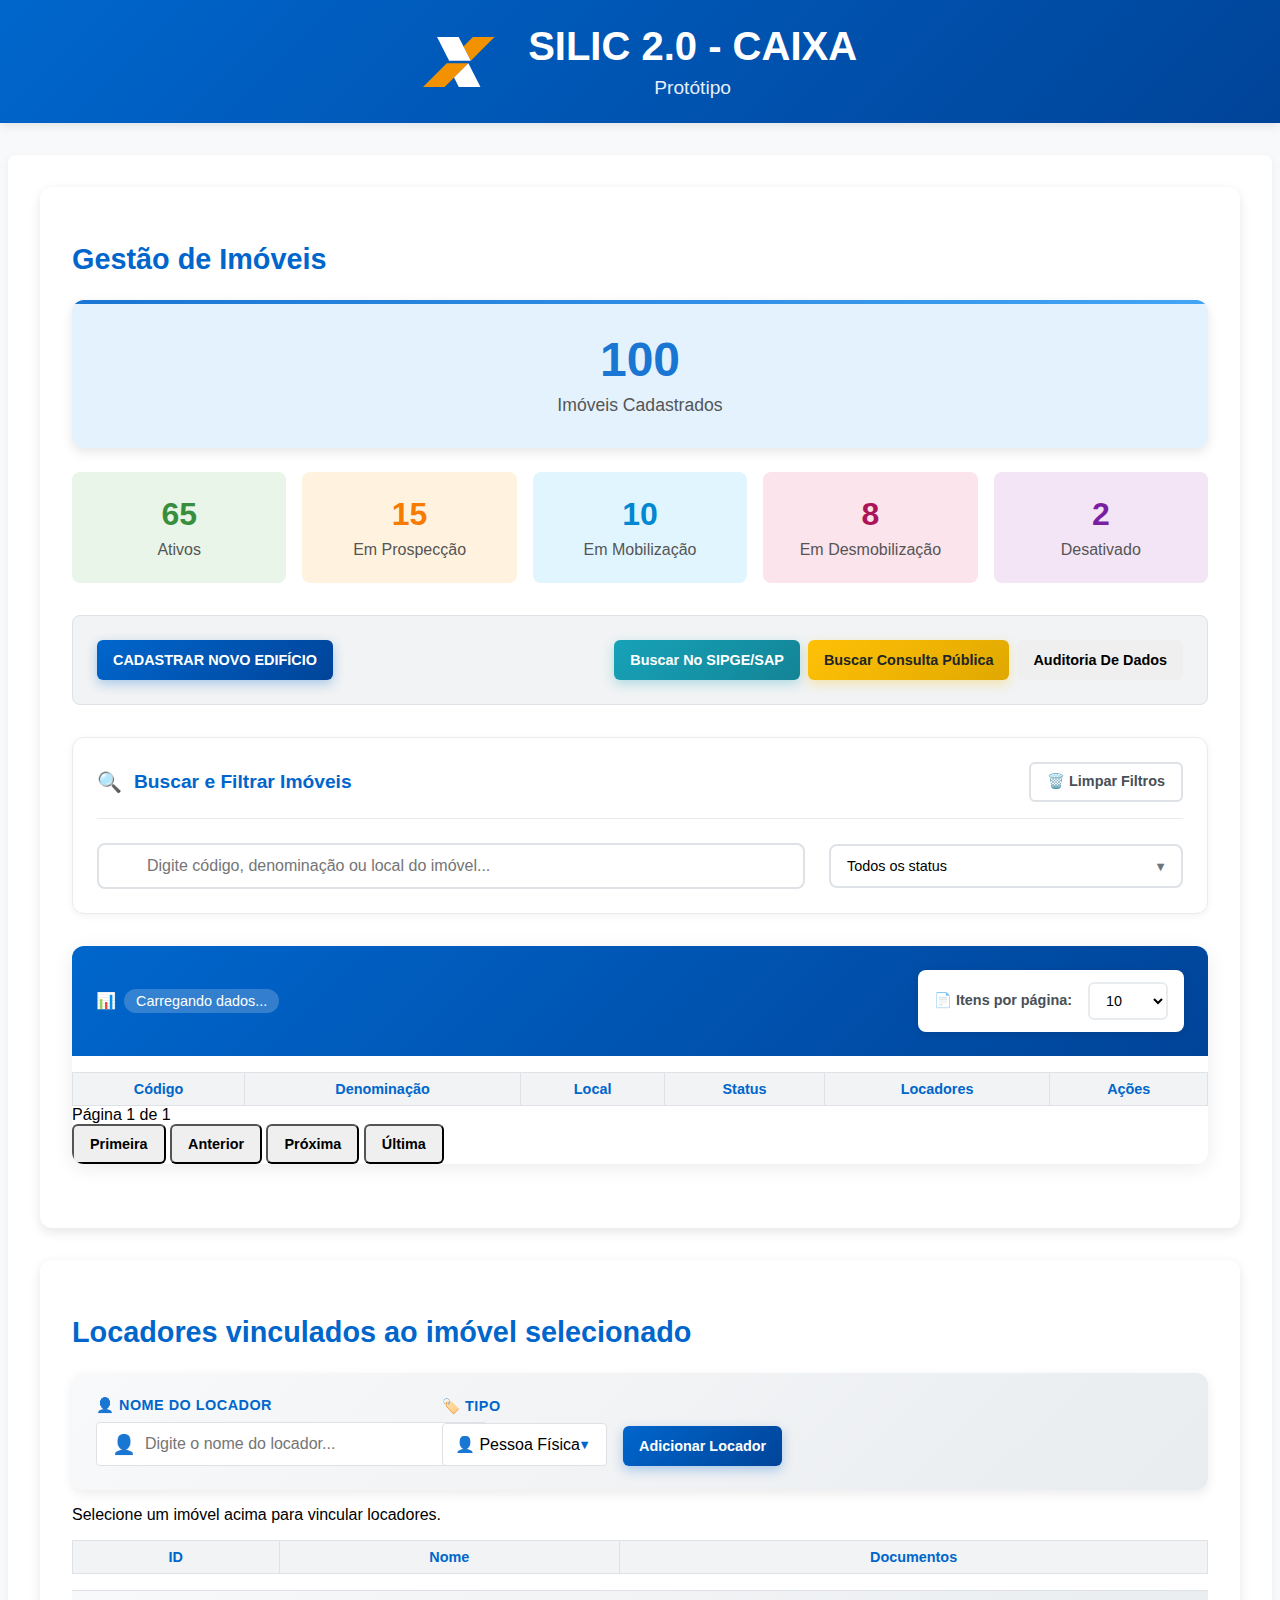
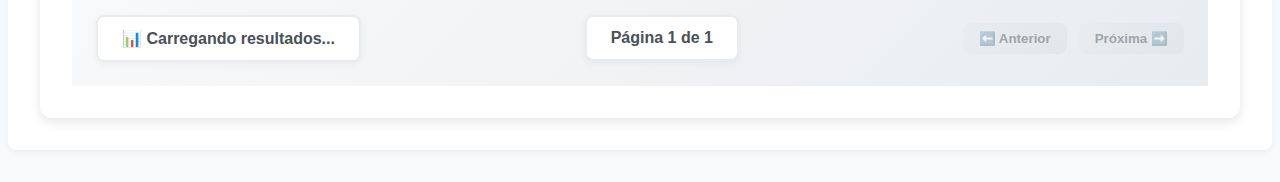
<file: index.html>
<!DOCTYPE html>
<html lang="pt-BR">
<head>
    <meta charset="UTF-8">
    <meta name="viewport" content="width=device-width, initial-scale=1.0">
    <title>SILIC 2.0 - CAIXA</title>
    <link rel="stylesheet" href="style.css">
</head>
<body>
    <header>
        <div class="header-content">
            <div class="logo-section">
                <img src="logo-caixa.svg" alt="CAIXA" class="logo">
            </div>
            <div class="title-section">
                <h1>SILIC 2.0 - CAIXA</h1>
                <p class="subtitle">Protótipo</p>
            </div>
        </div>
    </header>
    
    <main class="container">
        <!-- Seção de Cadastro de Imóveis -->
        <section class="cadastro-imoveis">
            <h2>Gestão de Imóveis</h2>
            
            <!-- Dashboard de Estatísticas -->
            <div class="dashboard-overview" style="margin-bottom: 2rem;">
                <!-- Total de Imóveis Cadastrados - Em separado -->
                <div class="dashboard-total" style="margin-bottom: 1.5rem;">
                    <div class="stat-card stat-card-total" style="background: #e3f2fd; padding: 2rem; border-radius: 12px; text-align: center; box-shadow: 0 4px 12px rgba(0,0,0,0.1);">
                        <div class="stat-number" id="totalImoveis" style="font-size: 3rem; font-weight: bold; color: #1976d2;">100</div>
                        <div class="stat-label" style="color: #555; margin-top: 0.5rem; font-size: 1.1rem; font-weight: 500;">Imóveis Cadastrados</div>
                    </div>
                </div>
                
                <!-- Status dos Imóveis - Lado a lado -->
                <div class="dashboard-status" style="display: grid; grid-template-columns: repeat(auto-fit, minmax(160px, 1fr)); gap: 1rem;">
                    <div class="stat-card" style="background: #e8f5e8; padding: 1.5rem; border-radius: 8px; text-align: center;">
                        <div class="stat-number" id="imoveisAtivos" style="font-size: 2rem; font-weight: bold; color: #388e3c;">65</div>
                        <div class="stat-label" style="color: #555; margin-top: 0.5rem;">Ativos</div>
                    </div>
                    <div class="stat-card" style="background: #fff3e0; padding: 1.5rem; border-radius: 8px; text-align: center;">
                        <div class="stat-number" id="imoveisProspeccao" style="font-size: 2rem; font-weight: bold; color: #f57c00;">15</div>
                        <div class="stat-label" style="color: #555; margin-top: 0.5rem;">Em Prospecção</div>
                    </div>
                    <div class="stat-card" style="background: #e1f5fe; padding: 1.5rem; border-radius: 8px; text-align: center;">
                        <div class="stat-number" id="imoveisMobilizacao" style="font-size: 2rem; font-weight: bold; color: #0288d1;">10</div>
                        <div class="stat-label" style="color: #555; margin-top: 0.5rem;">Em Mobilização</div>
                    </div>
                    <div class="stat-card" style="background: #fce4ec; padding: 1.5rem; border-radius: 8px; text-align: center;">
                        <div class="stat-number" id="imoveisDesmobilizacao" style="font-size: 2rem; font-weight: bold; color: #ad1457;">8</div>
                        <div class="stat-label" style="color: #555; margin-top: 0.5rem;">Em Desmobilização</div>
                    </div>
                    <div class="stat-card" style="background: #f3e5f5; padding: 1.5rem; border-radius: 8px; text-align: center;">
                        <div class="stat-number" id="imoveisDesativado" style="font-size: 2rem; font-weight: bold; color: #7b1fa2;">2</div>
                        <div class="stat-label" style="color: #555; margin-top: 0.5rem;">Desativado</div>
                    </div>
                </div>
            </div>
            
            <!-- Ações Principais -->
            <div class="main-actions">
                <div class="actions-primary">
                    <button id="btnNovoImovel" class="btn btn-primary btn-compact" onclick="sistema.mostrarFormulario()">
                        Cadastrar Novo Edifício
                    </button>
                </div>
                <div class="actions-secondary">
                    <button class="btn btn-info btn-compact" onclick="alert('Funcionalidade a ser implementada')">
                        Buscar no SIPGE/SAP
                    </button>
                    <button class="btn btn-warning btn-compact" onclick="alert('Funcionalidade a ser implementada')">
                        Buscar Consulta Pública
                    </button>
                    <button class="btn btn-success btn-compact" onclick="sistema.executarAuditoriaCompleta()">
                        Auditoria de Dados
                    </button>
                </div>
            </div>
            
            <!-- Formulário Expandido para Imóveis (Inicialmente Oculto) -->
            <div class="form-imovel-expandido" id="formularioImovel" style="background: #f8f9fa; padding: 2rem; border-radius: 12px; margin-bottom: 2rem; display: none; border: 1px solid #e9ecef;">
                <div class="form-header" style="margin-bottom: 2rem; text-align: center;">
                    <h3 style="margin: 0 0 0.5rem 0; color: #0066cc; font-size: 1.5rem;">🏢 Cadastro de Edifício</h3>
                    <p style="margin: 0; color: #6c757d; font-size: 0.9rem;">Preencha os dados do imóvel para cadastro no sistema</p>
                </div>
                
                <!-- Seção 1: Informações Básicas -->
                <div class="form-section" style="background: white; padding: 1.5rem; border-radius: 8px; margin-bottom: 1.5rem; border-left: 4px solid #0066cc;">
                    <h4 style="margin: 0 0 1rem 0; color: #0066cc; font-size: 1.1rem; display: flex; align-items: center; gap: 0.5rem;">
                        <span>🏢</span> Informações Básicas
                    </h4>
                    
                    <div style="display: grid; grid-template-columns: 1fr 1fr; gap: 1rem; margin-bottom: 1rem;">
                        <div class="form-group" style="margin-bottom: 0;">
                            <label for="codigoEdificio" class="form-label" style="font-weight: 600; margin-bottom: 0.5rem; display: block;">Código do Edifício*</label>
                            <div style="position: relative;">
                                <input type="text" id="codigoEdificio" class="form-input" placeholder="20000000" pattern="2000[0-9]{4}" maxlength="8" required style="padding-right: 3rem;">
                                <button type="button" class="btn btn-sm" style="position: absolute; right: 0.5rem; top: 50%; transform: translateY(-50%); padding: 0.25rem 0.5rem; font-size: 0.75rem; background: #0066cc; color: white; border: none; border-radius: 4px;">
                                    SIPGE/SAP
                                </button>
                            </div>
                            <small class="form-hint" style="color: #6c757d; font-size: 0.8rem;">8 dígitos, inicia com 2000</small>
                        </div>
                        
                        <div class="form-group" style="margin-bottom: 0;">
                            <label for="statusImovel" class="form-label" style="font-weight: 600; margin-bottom: 0.5rem; display: block;">Status do Imóvel*</label>
                            <select id="statusImovel" class="form-select" required>
                                <option value="">Selecione o status</option>
                                <option value="Em prospecção">Em prospecção</option>
                                <option value="Em mobilização">Em mobilização</option>
                                <option value="Ativo">Ativo</option>
                                <option value="Em desmobilização">Em desmobilização</option>
                                <option value="Desativado">Desativado</option>
                            </select>
                        </div>
                    </div>
                    
                    <div class="form-group" style="margin-bottom: 0;">
                        <label for="denominacaoEdificio" class="form-label" style="font-weight: 600; margin-bottom: 0.5rem; display: block;">Denominação do Edifício*</label>
                        <input type="text" id="denominacaoEdificio" class="form-input" placeholder="ED - Nome da Unidade, UF" required>
                        <small class="form-hint" style="color: #6c757d; font-size: 0.8rem;">Formato: ED - nome da unidade, UF</small>
                    </div>
                </div>
                
                <!-- Seção 2: Localização -->
                <div class="form-section" style="background: white; padding: 1.5rem; border-radius: 8px; margin-bottom: 1.5rem; border-left: 4px solid #28a745;">
                    <h4 style="margin: 0 0 1rem 0; color: #28a745; font-size: 1.1rem; display: flex; align-items: center; gap: 0.5rem;">
                        <span>📍</span> Localização
                    </h4>
                    
                    <div style="display: grid; grid-template-columns: 1fr 2fr 1fr; gap: 1rem;">
                        <div class="form-group" style="margin-bottom: 0;">
                            <label for="localCidade" class="form-label" style="font-weight: 600; margin-bottom: 0.5rem; display: block;">Cidade*</label>
                            <input type="text" id="localCidade" class="form-input" placeholder="Nome da cidade" required>
                        </div>
                        
                        <div class="form-group" style="margin-bottom: 0;">
                            <label for="ruaEndereco" class="form-label" style="font-weight: 600; margin-bottom: 0.5rem; display: block;">Endereço Completo*</label>
                            <input type="text" id="ruaEndereco" class="form-input" placeholder="Rua, número, complemento" required>
                        </div>
                        
                        <div class="form-group" style="margin-bottom: 0;">
                            <label for="cepImovel" class="form-label" style="font-weight: 600; margin-bottom: 0.5rem; display: block;">CEP*</label>
                            <input type="text" id="cepImovel" class="form-input" placeholder="00000-000" pattern="[0-9]{5}-[0-9]{3}" maxlength="9" required>
                            <small class="form-hint" style="color: #6c757d; font-size: 0.8rem;">99999-999</small>
                        </div>
                    </div>
                </div>
                
                <!-- Seção 3: Validade e Tributos -->
                <div style="display: grid; grid-template-columns: 1fr 1fr; gap: 1.5rem; margin-bottom: 2rem;">
                    <!-- Validade do Objeto -->
                    <div class="form-section" style="background: white; padding: 1.5rem; border-radius: 8px; border-left: 4px solid #17a2b8;">
                        <h4 style="margin: 0 0 1rem 0; color: #17a2b8; font-size: 1.1rem; display: flex; align-items: center; gap: 0.5rem;">
                            <span>📅</span> Validade do Objeto
                        </h4>
                        
                        <div style="display: grid; gap: 1rem;">
                            <div class="form-group" style="margin-bottom: 0;">
                                <label for="inicioValidadeObj" class="form-label" style="font-weight: 600; margin-bottom: 0.5rem; display: block;">Início Validade*</label>
                                <input type="date" id="inicioValidadeObj" class="form-input" required readonly style="background: #f8f9fa;">
                                <small class="form-hint" style="color: #6c757d; font-size: 0.8rem;">Auto-gerado pelo SIPGE/SAP</small>
                            </div>
                            
                            <div class="form-group" style="margin-bottom: 0;">
                                <label for="objetoValidoAte" class="form-label" style="font-weight: 600; margin-bottom: 0.5rem; display: block;">Válido Até</label>
                                <input type="date" id="objetoValidoAte" class="form-input">
                                <small class="form-hint" style="color: #6c757d; font-size: 0.8rem;">Preenchido na baixa</small>
                            </div>
                        </div>
                    </div>
                    
                    <!-- Impostos e Tributos -->
                    <div class="form-section" style="background: white; padding: 1.5rem; border-radius: 8px; border-left: 4px solid #ffc107;">
                        <h4 style="margin: 0 0 1rem 0; color: #e0a800; font-size: 1.1rem; display: flex; align-items: center; gap: 0.5rem;">
                            <span>🏛️</span> Impostos e Tributos
                        </h4>
                        
                        <div style="display: grid; gap: 1rem;">
                            <div class="form-group" style="margin-bottom: 0;">
                                <label for="inscricaoIPTU" class="form-label" style="font-weight: 600; margin-bottom: 0.5rem; display: block;">Inscrição IPTU</label>
                                <input type="text" id="inscricaoIPTU" class="form-input" placeholder="Campo alfanumérico">
                                <small class="form-hint" style="color: #6c757d; font-size: 0.8rem;">Aceita letras e números</small>
                            </div>
                            
                            <div class="form-group" style="margin-bottom: 0;">
                                <label for="numeroITR" class="form-label" style="font-weight: 600; margin-bottom: 0.5rem; display: block;">Nº ITR</label>
                                <input type="text" id="numeroITR" class="form-input" placeholder="Campo alfanumérico">
                                <small class="form-hint" style="color: #6c757d; font-size: 0.8rem;">Aceita letras e números</small>
                            </div>
                        </div>
                    </div>
                </div>
                
                <!-- Ações do Formulário -->
                <div class="form-actions" style="display: flex; gap: 1rem; justify-content: flex-end; padding-top: 1rem; border-top: 1px solid #e9ecef;">
                    <button type="button" id="limparFormulario" class="btn btn-secondary btn-compact" style="padding: 0.75rem 1.5rem;">
                        <span>🗑️</span> Limpar
                    </button>
                    <button type="button" id="adicionarImovel" class="btn btn-primary btn-compact" style="padding: 0.75rem 1.5rem;">
                        <span>💾</span> Cadastrar Imóvel
                    </button>
                </div>
            </div>
            
            <!-- Filtros e Busca Melhorados -->
            <div class="search-section" style="background: white; border-radius: 12px; padding: 1.5rem; margin-bottom: 2rem; box-shadow: 0 2px 8px rgba(0,0,0,0.05); border: 1px solid #e9ecef;">
                <div class="search-header" style="display: flex; align-items: center; justify-content: between; margin-bottom: 1.5rem; padding-bottom: 1rem; border-bottom: 1px solid #e9ecef;">
                    <div style="display: flex; align-items: center; gap: 0.75rem;">
                        <span style="font-size: 1.25rem;">🔍</span>
                        <h3 style="margin: 0; color: #0066cc; font-size: 1.2rem; font-weight: 600;">Buscar e Filtrar Imóveis</h3>
                    </div>
                    <button class="btn btn-ghost btn-sm btn-compact" onclick="sistema.limparFiltrosImoveis()" id="btnLimparFiltros" style="padding: 0.5rem 1rem; font-size: 0.85rem; color: #6c757d; background: transparent; border: 1px solid #dee2e6;">
                        🗑️ Limpar Filtros
                    </button>
                </div>
                
                <div class="search-body" style="display: grid; grid-template-columns: 2fr 1fr; gap: 1.5rem; align-items: center;">
                    <!-- Campo de Busca -->
                    <div class="search-input-group" style="position: relative;">
                        <div class="input-with-icon" style="position: relative;">
                            <input type="text" id="filtroImoveis" class="form-input search-input" placeholder="Digite código, denominação ou local do imóvel..." style="padding-left: 1rem; border-radius: 8px; border: 2px solid #dee2e6; transition: all 0.2s ease;">
                        </div>
                    </div>
                    
                    <!-- Filtro por Status -->
                    <div class="filter-group" style="position: relative;">
                        <div class="select-wrapper" style="position: relative;">
                            <select id="filtroStatusImoveis" class="form-select filter-select" style="width: 100%; padding: 0.75rem 2.5rem 0.75rem 1rem; border-radius: 8px; border: 2px solid #dee2e6; background: white; font-size: 0.9rem; cursor: pointer; transition: all 0.2s ease;">
                                <option value="">Todos os status</option>
                                <option value="Ativo">Ativo</option>
                                <option value="Em prospecção">Em prospecção</option>
                                <option value="Em mobilização">Em mobilização</option>
                                <option value="Em desmobilização">Em desmobilização</option>
                                <option value="Desativado">Desativado</option>
                            </select>
                            <span class="select-arrow" style="position: absolute; right: 1rem; top: 50%; transform: translateY(-50%); color: #6c757d; pointer-events: none;">▼</span>
                        </div>
                    </div>
                </div>
                
                <!-- Estatísticas de Busca -->
                <div class="search-stats" id="searchStats" style="display: none; margin-top: 1rem; padding: 0.75rem 1rem; background: linear-gradient(135deg, #f8f9fa, #e9ecef); border-radius: 8px; border-left: 4px solid #0066cc;">
                    <div class="stats-item" style="display: flex; align-items: center; gap: 0.5rem;">
                        <span style="font-size: 1.1rem;">📊</span>
                        <span class="stats-number" id="filteredCount" style="font-weight: bold; color: #0066cc; font-size: 1.1rem;">0</span>
                        <span class="stats-label" style="color: #6c757d; font-size: 0.9rem;">resultados encontrados</span>
                    </div>
                </div>
            </div>

            <!-- Tabela de Imóveis com Controles Modernizados -->
            <div class="table-section">
                <div class="table-header">
                    <div class="table-info">
                        <span id="imoveisResultadosInfo" class="results-info">
                            <span class="info-icon">📊</span>
                            <span class="info-text">Carregando dados...</span>
                        </span>
                    </div>
                    <div class="table-pagination-controls">
                        <label>📄 Itens por página:</label>
                        <select id="imoveisPorPaginaSelect" class="pagination-select">
                            <option value="10" selected>10</option>
                            <option value="25">25</option>
                            <option value="50">50</option>
                            <option value="100">100</option>
                        </select>
                    </div>
                </div>
                
                <div class="table-container">
                    <table class="table table-modern">
                        <thead>
                            <tr>
                                <th class="th-codigo">Código</th>
                                <th class="th-denominacao">Denominação</th>
                                <th class="th-local">Local</th>
                                <th class="th-status">Status</th>
                                <th class="th-locadores">Locadores</th>
                                <th class="th-acoes">Ações</th>
                            </tr>
                        </thead>
                        <tbody id="tabelaImoveis"></tbody>
                    </table>
                </div>
                
                <div class="pagination-section">
                    <div class="pagination-wrapper">
                        <div class="pagination-info">
                            <span id="imoveis-pagination-info" class="pagination-text">Página 1 de 1</span>
                        </div>
                        <div class="pagination-controls">
                            <button class="pagination-btn pagination-btn-first btn-compact" id="primeiraPaginaImoveis" onclick="sistema.irParaPaginaImoveis(1)" title="Primeira página">
                                Primeira
                            </button>
                            <button class="pagination-btn pagination-btn-prev btn-compact" id="anteriorPaginaImoveis" onclick="sistema.irParaPaginaImoveis(sistema.currentPageImoveis - 1)" title="Página anterior">
                                Anterior
                            </button>
                            <button class="pagination-btn pagination-btn-next btn-compact" id="proximaPaginaImoveis" onclick="sistema.irParaPaginaImoveis(sistema.currentPageImoveis + 1)" title="Próxima página">
                                Próxima
                            </button>
                            <button class="pagination-btn pagination-btn-last btn-compact" id="ultimaPaginaImoveis" onclick="sistema.irParaPaginaImoveis(sistema.totalPaginasImoveis)" title="Última página">
                                Última
                            </button>
                        </div>
                    </div>
                </div>
            </div>
        </section>

        <!-- Seção de Locadores -->
        <section class="locadores-section">
            <h2>Locadores vinculados ao imóvel selecionado</h2>
            
            <!-- Dashboard de Estatísticas -->
            <div class="dashboard-stats" id="dashboardStats" style="display: none;">
                <div class="stat-card">
                    <div class="stat-number" id="totalLocadores">0</div>
                    <div class="stat-label">Total Locadores</div>
                </div>
                <div class="stat-card">
                    <div class="stat-number" id="docsCompletos">0</div>
                    <div class="stat-label">Docs Completos</div>
                </div>
                <div class="stat-card">
                    <div class="stat-number" id="docsPendentes">0</div>
                    <div class="stat-label">Docs Pendentes</div>
                </div>
                <div class="stat-card">
                    <div class="stat-number" id="progressoGeral">0%</div>
                    <div class="stat-label">Progresso Geral</div>
                </div>
            </div>
            
            <div class="form-group" style="background: linear-gradient(135deg, #f8f9fa, #e9ecef); padding: 1.5rem; border-radius: 12px; box-shadow: 0 4px 12px rgba(0,0,0,0.08);">
                <div style="display: grid; grid-template-columns: 2fr 1fr auto; gap: 1rem; align-items: end;">
                    <div>
                        <label class="filter-label">👤 Nome do Locador</label>
                        <div class="search-input-group">
                            <span class="search-input-icon">👤</span>
                            <input type="text" id="nomeLocador" class="form-input search-input" placeholder="Digite o nome do locador...">
                        </div>
                    </div>
                    <div>
                        <label class="filter-label">🏷️ Tipo</label>
                        <div class="select-wrapper">
                            <select id="tipoLocador" class="form-select filter-select">
                                <option value="Pessoa Física">👤 Pessoa Física</option>
                                <option value="Pessoa Jurídica">🏢 Pessoa Jurídica</option>
                            </select>
                            <span class="select-arrow">▼</span>
                        </div>
                    </div>
                    <button id="adicionarLocador" class="btn btn-primary btn-compact">
                        Adicionar Locador
                    </button>
                </div>
            </div>

            <!-- Controles de Busca e Filtro Modernizados -->
            <div class="search-filters" id="searchFilters" style="display: none;">
                <div class="filter-grid">
                    <div class="filter-group">
                        <label class="filter-label">🔍 Buscar Locador</label>
                        <div class="search-input-group">
                            <span class="search-input-icon">👤</span>
                            <input type="text" id="buscaLocador" class="form-input search-input" placeholder="Buscar por nome...">
                        </div>
                    </div>
                    
                    <div class="filter-group">
                        <label class="filter-label">🏷️ Tipo de Pessoa</label>
                        <div class="select-wrapper">
                            <select id="filtroTipo" class="form-select filter-select">
                                <option value="">🌐 Todos os tipos</option>
                                <option value="Pessoa Física">👤 Pessoa Física</option>
                                <option value="Pessoa Jurídica">🏢 Pessoa Jurídica</option>
                            </select>
                            <span class="select-arrow">▼</span>
                        </div>
                    </div>
                    
                    <div class="filter-group">
                        <label class="filter-label">📋 Status dos Documentos</label>
                        <div class="select-wrapper">
                            <select id="filtroStatus" class="form-select filter-select">
                                <option value="">📄 Todos os status</option>
                                <option value="completo">✅ Documentos Completos</option>
                                <option value="pendente">⏳ Documentos Pendentes</option>
                            </select>
                            <span class="select-arrow">▼</span>
                        </div>
                    </div>
                    
                    <div class="filter-group">
                        <label class="filter-label">🎯 Ações</label>
                        <div style="display: flex; gap: 0.5rem;">
                            <button id="limparFiltros" class="btn btn-secondary btn-sm btn-compact">
                                Limpar
                            </button>
                            <button id="exportarLocadores" class="btn btn-info btn-sm btn-compact">
                                Exportar
                            </button>
                        </div>
                    </div>
                </div>
            </div>
            
            <div class="locadores-info">
                <p>Selecione um imóvel acima para vincular locadores.</p>
            </div>

            <!-- Toggle de Visualização Modernizado -->
            <div class="view-toggle" id="viewToggle" style="display: none;">
                <div style="display: flex; align-items: center; gap: 0.75rem;">
                    <span style="font-weight: 600; color: var(--color-text); font-size: 0.9rem;">👁️ Visualização:</span>
                    <button id="viewTable" class="btn btn-secondary btn-sm btn-compact active">
                        Tabela
                    </button>
                    <button id="viewCards" class="btn btn-secondary btn-sm btn-compact">
                        Cards
                    </button>
                </div>
            </div>
            
            <!-- Tabela de Locadores com Upload de Documentos -->
            <div id="tableView">
                <table class="table">
                    <thead>
                        <tr>
                            <th>ID</th>
                            <th>Nome</th>
                            <th>Documentos</th>
                        </tr>
                    </thead>
                    <tbody id="tabelaLocadores"></tbody>
                </table>
            </div>

            <!-- Visualização em Cards -->
            <div id="cardsView" style="display: none;">
                <div class="cards-container" id="cardsContainer"></div>
            </div>

            <!-- Barra de Paginação Modernizada -->
            <div class="pagination-bar">
                <div class="pagination-bar-row">
                    <div class="pagination-left">
                        <div class="page-info" id="resultadosInfo">
                            📊 Carregando resultados...
                        </div>
                    </div>
                    <div class="pagination-center">
                        <div class="page-info" id="pagination-info">
                            Página 1 de 1
                        </div>
                    </div>
                    <div class="pagination-right" id="pagination-buttons">
                        <button class="pagination-button" disabled>
                            ⬅️ Anterior
                        </button>
                        <button class="pagination-button" disabled>
                            Próxima ➡️
                        </button>
                    </div>
                </div>
            </div>
        </section>
    </main>
    
    <!-- Modal para Detalhes do Imóvel -->
    <div id="modalDetalhesImovel" class="modal" style="display: none;">
        <div class="modal-content">
            <div class="modal-header">
                <h3>🏢 Detalhes do Imóvel</h3>
                <span class="modal-close" onclick="sistema.fecharModalDetalhes()">&times;</span>
            </div>
            <div class="modal-body">
                <div id="detalhesImovelContent">
                    <!-- Conteúdo será preenchido dinamicamente -->
                </div>
            </div>
            <div class="modal-footer">
                <button class="btn btn-secondary" onclick="sistema.fecharModalDetalhes()">Fechar</button>
                <button class="btn btn-primary" onclick="sistema.editarImovelModal()">Editar Imóvel</button>
            </div>
        </div>
    </div>
    
    <script src="script.js"></script>
    <script>
        console.log('Página carregada, botões prontos');
    </script>
</body>
</html>
</file>
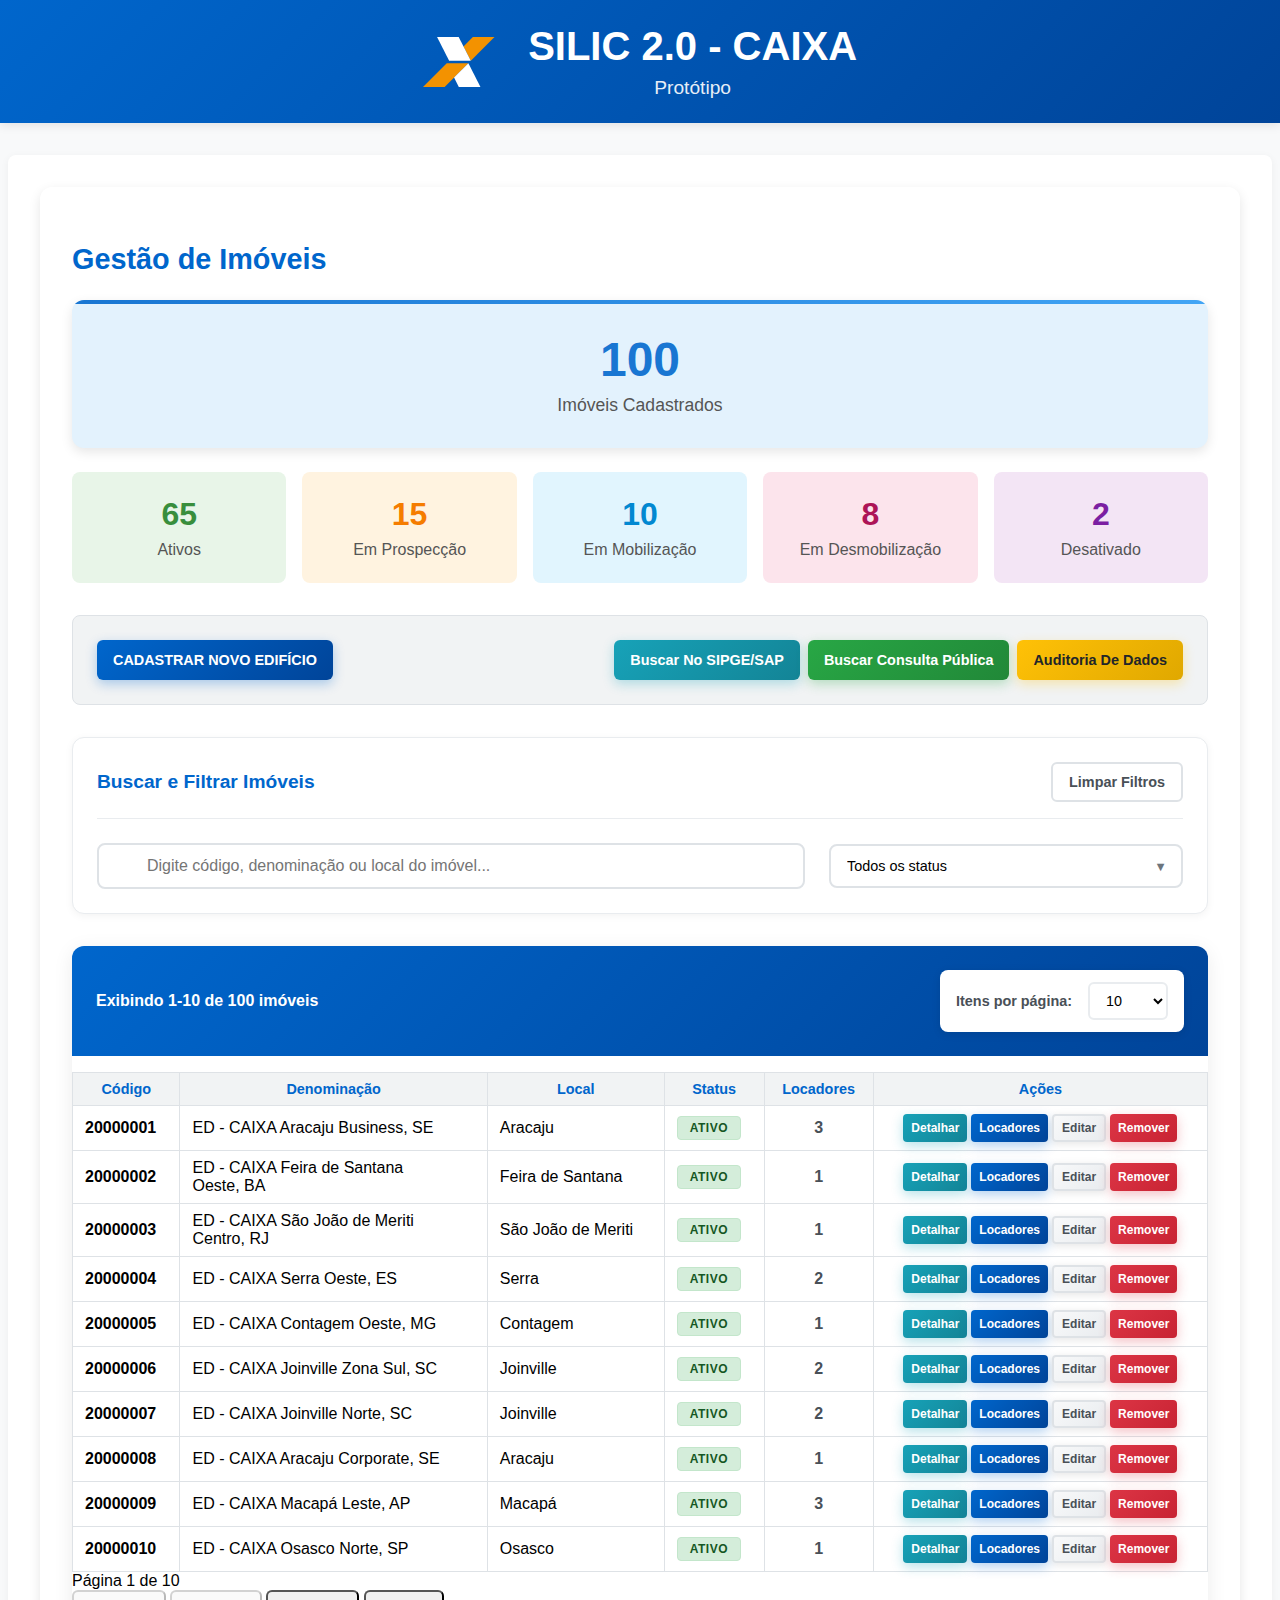
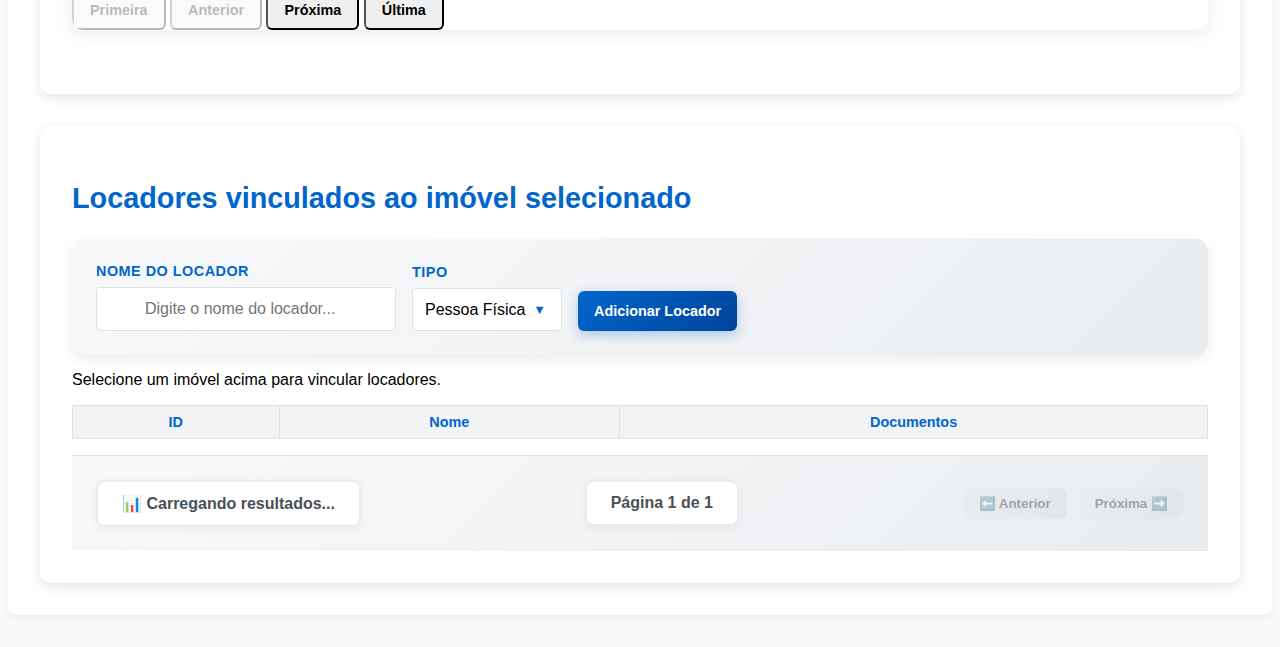
<file: show/index.html>
<!DOCTYPE html>
<html lang="pt-BR">
<head>
    <meta charset="UTF-8">
    <meta name="viewport" content="width=device-width, initial-scale=1.0">
    <title>SILIC 2.0 - CAIXA</title>
    <link rel="stylesheet" href="style.css">
</head>
<body>
    <header>
        <div class="header-content">
            <div class="logo-section">
                <img src="logo-caixa.svg" alt="CAIXA" class="logo">
            </div>
            <div class="title-section">
                <h1>SILIC 2.0 - CAIXA</h1>
                <p class="subtitle">Protótipo</p>
            </div>
        </div>
    </header>
    
    <main class="container">
        <!-- Seção de Cadastro de Imóveis -->
        <section class="cadastro-imoveis">
            <h2>Gestão de Imóveis</h2>
            
            <!-- Dashboard de Estatísticas -->
            <div class="dashboard-overview" style="margin-bottom: 2rem;">
                <!-- Total de Imóveis Cadastrados - Em separado -->
                <div class="dashboard-total" style="margin-bottom: 1.5rem;">
                    <div class="stat-card stat-card-total" style="background: #e3f2fd; padding: 2rem; border-radius: 12px; text-align: center; box-shadow: 0 4px 12px rgba(0,0,0,0.1);">
                        <div class="stat-number" id="totalImoveis" style="font-size: 3rem; font-weight: bold; color: #1976d2;">100</div>
                        <div class="stat-label" style="color: #555; margin-top: 0.5rem; font-size: 1.1rem; font-weight: 500;">Imóveis Cadastrados</div>
                    </div>
                </div>
                
                <!-- Status dos Imóveis - Lado a lado -->
                <div class="dashboard-status" style="display: grid; grid-template-columns: repeat(auto-fit, minmax(160px, 1fr)); gap: 1rem;">
                    <div class="stat-card" style="background: #e8f5e8; padding: 1.5rem; border-radius: 8px; text-align: center;">
                        <div class="stat-number" id="imoveisAtivos" style="font-size: 2rem; font-weight: bold; color: #388e3c;">65</div>
                        <div class="stat-label" style="color: #555; margin-top: 0.5rem;">Ativos</div>
                    </div>
                    <div class="stat-card" style="background: #fff3e0; padding: 1.5rem; border-radius: 8px; text-align: center;">
                        <div class="stat-number" id="imoveisProspeccao" style="font-size: 2rem; font-weight: bold; color: #f57c00;">15</div>
                        <div class="stat-label" style="color: #555; margin-top: 0.5rem;">Em Prospecção</div>
                    </div>
                    <div class="stat-card" style="background: #e1f5fe; padding: 1.5rem; border-radius: 8px; text-align: center;">
                        <div class="stat-number" id="imoveisMobilizacao" style="font-size: 2rem; font-weight: bold; color: #0288d1;">10</div>
                        <div class="stat-label" style="color: #555; margin-top: 0.5rem;">Em Mobilização</div>
                    </div>
                    <div class="stat-card" style="background: #fce4ec; padding: 1.5rem; border-radius: 8px; text-align: center;">
                        <div class="stat-number" id="imoveisDesmobilizacao" style="font-size: 2rem; font-weight: bold; color: #ad1457;">8</div>
                        <div class="stat-label" style="color: #555; margin-top: 0.5rem;">Em Desmobilização</div>
                    </div>
                    <div class="stat-card" style="background: #f3e5f5; padding: 1.5rem; border-radius: 8px; text-align: center;">
                        <div class="stat-number" id="imoveisDesativado" style="font-size: 2rem; font-weight: bold; color: #7b1fa2;">2</div>
                        <div class="stat-label" style="color: #555; margin-top: 0.5rem;">Desativado</div>
                    </div>
                </div>
            </div>
            
            <!-- Ações Principais -->
            <div class="main-actions">
                <div class="actions-primary">
                    <button id="btnNovoImovel" class="btn btn-primary btn-compact" onclick="sistema.mostrarFormulario()">
                        Cadastrar Novo Edifício
                    </button>
                </div>
                <div class="actions-secondary">
                    <button class="btn btn-info btn-compact" onclick="alert('Funcionalidade a ser implementada')">
                        Buscar no SIPGE/SAP
                    </button>
                    <button class="btn btn-warning btn-compact" onclick="alert('Funcionalidade a ser implementada')">
                        Buscar Consulta Pública
                    </button>
                    <button class="btn btn-success btn-compact" onclick="sistema.executarAuditoriaCompleta()">
                        Auditoria de Dados
                    </button>
                </div>
            </div>
            
            <!-- Formulário Expandido para Imóveis (Inicialmente Oculto) -->
            <div class="form-imovel-expandido" id="formularioImovel" style="background: #f8f9fa; padding: 2rem; border-radius: 12px; margin-bottom: 2rem; display: none; border: 1px solid #e9ecef;">
                <div class="form-header" style="margin-bottom: 2rem; text-align: center;">
                    <h3 style="margin: 0 0 0.5rem 0; color: #0066cc; font-size: 1.5rem;">Cadastro de Edifício</h3>
                    <p style="margin: 0; color: #6c757d; font-size: 0.9rem;">Preencha os dados do imóvel para cadastro no sistema</p>
                </div>
                
                <!-- Seção 1: Informações Básicas -->
                <div class="form-section" style="background: white; padding: 1.5rem; border-radius: 8px; margin-bottom: 1.5rem; border-left: 4px solid #0066cc;">
                    <h4 style="margin: 0 0 1rem 0; color: #0066cc; font-size: 1.1rem; display: flex; align-items: center; gap: 0.5rem;">
                        Informações Básicas
                    </h4>
                    
                    <div style="display: grid; grid-template-columns: 1fr 1fr; gap: 1rem; margin-bottom: 1rem;">
                        <div class="form-group" style="margin-bottom: 0;">
                            <label for="codigoEdificio" class="form-label" style="font-weight: 600; margin-bottom: 0.5rem; display: block;">Código do Edifício*</label>
                            <div style="position: relative;">
                                <input type="text" id="codigoEdificio" class="form-input" placeholder="20000000" pattern="2000[0-9]{4}" maxlength="8" required style="padding-right: 3rem;">
                                <button type="button" class="btn btn-sm" style="position: absolute; right: 0.5rem; top: 50%; transform: translateY(-50%); padding: 0.25rem 0.5rem; font-size: 0.75rem; background: #0066cc; color: white; border: none; border-radius: 4px;">
                                    SIPGE/SAP
                                </button>
                            </div>
                            <small class="form-hint" style="color: #6c757d; font-size: 0.8rem;">8 dígitos, inicia com 2000</small>
                        </div>
                        
                        <div class="form-group" style="margin-bottom: 0;">
                            <label for="statusImovel" class="form-label" style="font-weight: 600; margin-bottom: 0.5rem; display: block;">Status do Imóvel*</label>
                            <select id="statusImovel" class="form-select" required>
                                <option value="">Selecione o status</option>
                                <option value="Ativo">Ativo</option>
                                <option value="Desativado">Desativado</option>
                                <option value="Em desmobilização">Em desmobilização</option>
                                <option value="Em mobilização">Em mobilização</option>
                                <option value="Em prospecção">Em prospecção</option>
                            </select>
                        </div>
                    </div>
                    
                    <div class="form-group" style="margin-bottom: 0;">
                        <label for="denominacaoEdificio" class="form-label" style="font-weight: 600; margin-bottom: 0.5rem; display: block;">Denominação do Edifício*</label>
                        <input type="text" id="denominacaoEdificio" class="form-input" placeholder="ED - Nome da Unidade, UF" required>
                        <small class="form-hint" style="color: #6c757d; font-size: 0.8rem;">Formato: ED - nome da unidade, UF</small>
                    </div>
                </div>
                
                <!-- Seção 2: Localização -->
                <div class="form-section" style="background: white; padding: 1.5rem; border-radius: 8px; margin-bottom: 1.5rem; border-left: 4px solid #28a745;">
                    <h4 style="margin: 0 0 1rem 0; color: #28a745; font-size: 1.1rem; display: flex; align-items: center; gap: 0.5rem;">
                        Localização
                    </h4>
                    
                    <div style="display: grid; grid-template-columns: 1fr 2fr 1fr; gap: 1rem;">
                        <div class="form-group" style="margin-bottom: 0;">
                            <label for="localCidade" class="form-label" style="font-weight: 600; margin-bottom: 0.5rem; display: block;">Cidade*</label>
                            <input type="text" id="localCidade" class="form-input" placeholder="Nome da cidade" required>
                        </div>
                        
                        <div class="form-group" style="margin-bottom: 0;">
                            <label for="ruaEndereco" class="form-label" style="font-weight: 600; margin-bottom: 0.5rem; display: block;">Endereço Completo*</label>
                            <input type="text" id="ruaEndereco" class="form-input" placeholder="Rua, número, complemento" required>
                        </div>
                        
                        <div class="form-group" style="margin-bottom: 0;">
                            <label for="cepImovel" class="form-label" style="font-weight: 600; margin-bottom: 0.5rem; display: block;">CEP*</label>
                            <input type="text" id="cepImovel" class="form-input" placeholder="00000-000" pattern="[0-9]{5}-[0-9]{3}" maxlength="9" required>
                            <small class="form-hint" style="color: #6c757d; font-size: 0.8rem;">99999-999</small>
                        </div>
                    </div>
                </div>
                
                <!-- Seção 3: Validade e Tributos -->
                <div style="display: grid; grid-template-columns: 1fr 1fr; gap: 1.5rem; margin-bottom: 2rem;">
                    <!-- Validade do Objeto -->
                    <div class="form-section" style="background: white; padding: 1.5rem; border-radius: 8px; border-left: 4px solid #17a2b8;">
                        <h4 style="margin: 0 0 1rem 0; color: #17a2b8; font-size: 1.1rem; display: flex; align-items: center; gap: 0.5rem;">
                            Validade do Objeto
                        </h4>
                        
                        <div style="display: grid; gap: 1rem;">
                            <div class="form-group" style="margin-bottom: 0;">
                                <label for="inicioValidadeObj" class="form-label" style="font-weight: 600; margin-bottom: 0.5rem; display: block;">Início Validade*</label>
                                <input type="date" id="inicioValidadeObj" class="form-input" required readonly style="background: #f8f9fa;">
                                <small class="form-hint" style="color: #6c757d; font-size: 0.8rem;">Auto-gerado pelo SIPGE/SAP</small>
                            </div>
                            
                            <div class="form-group" style="margin-bottom: 0;">
                                <label for="objetoValidoAte" class="form-label" style="font-weight: 600; margin-bottom: 0.5rem; display: block;">Válido Até</label>
                                <input type="date" id="objetoValidoAte" class="form-input">
                                <small class="form-hint" style="color: #6c757d; font-size: 0.8rem;">Preenchido na baixa</small>
                            </div>
                        </div>
                    </div>
                    
                    <!-- Impostos e Tributos -->
                    <div class="form-section" style="background: white; padding: 1.5rem; border-radius: 8px; border-left: 4px solid #ffc107;">
                        <h4 style="margin: 0 0 1rem 0; color: #e0a800; font-size: 1.1rem; display: flex; align-items: center; gap: 0.5rem;">
                            Impostos e Tributos
                        </h4>
                        
                        <div style="display: grid; gap: 1rem;">
                            <div class="form-group" style="margin-bottom: 0;">
                                <label for="inscricaoIPTU" class="form-label" style="font-weight: 600; margin-bottom: 0.5rem; display: block;">Inscrição IPTU</label>
                                <input type="text" id="inscricaoIPTU" class="form-input" placeholder="Campo alfanumérico">
                                <small class="form-hint" style="color: #6c757d; font-size: 0.8rem;">Aceita letras e números</small>
                            </div>
                            
                            <div class="form-group" style="margin-bottom: 0;">
                                <label for="numeroITR" class="form-label" style="font-weight: 600; margin-bottom: 0.5rem; display: block;">Nº ITR</label>
                                <input type="text" id="numeroITR" class="form-input" placeholder="Campo alfanumérico">
                                <small class="form-hint" style="color: #6c757d; font-size: 0.8rem;">Aceita letras e números</small>
                            </div>
                        </div>
                    </div>
                </div>
                
                <!-- Ações do Formulário -->
                <div class="form-actions" style="display: flex; gap: 1rem; justify-content: flex-end; padding-top: 1rem; border-top: 1px solid #e9ecef;">
                    <button type="button" id="limparFormulario" class="btn btn-secondary btn-compact" style="padding: 0.75rem 1.5rem;">
                        Limpar
                    </button>
                    <button type="button" id="adicionarImovel" class="btn btn-primary btn-compact" style="padding: 0.75rem 1.5rem;">
                        Cadastrar Imóvel
                    </button>
                </div>
            </div>
            
            <!-- Filtros e Busca Melhorados -->
            <div class="search-section" style="background: white; border-radius: 12px; padding: 1.5rem; margin-bottom: 2rem; box-shadow: 0 2px 8px rgba(0,0,0,0.05); border: 1px solid #e9ecef;">
                <div class="search-header" style="display: flex; align-items: center; justify-content: between; margin-bottom: 1.5rem; padding-bottom: 1rem; border-bottom: 1px solid #e9ecef;">
                    <div style="display: flex; align-items: center; gap: 0.75rem;">
                        <h3 style="margin: 0; color: #0066cc; font-size: 1.2rem; font-weight: 600;">Buscar e Filtrar Imóveis</h3>
                    </div>
                    <button class="btn btn-ghost btn-sm btn-compact" onclick="sistema.limparFiltrosImoveis()" id="btnLimparFiltros" style="padding: 0.5rem 1rem; font-size: 0.85rem; color: #6c757d; background: transparent; border: 1px solid #dee2e6;">
                        Limpar Filtros
                    </button>
                </div>
                
                <div class="search-body" style="display: grid; grid-template-columns: 2fr 1fr; gap: 1.5rem; align-items: center;">
                    <!-- Campo de Busca -->
                    <div class="search-input-group" style="position: relative;">
                        <div class="input-with-icon" style="position: relative;">
                            <input type="text" id="filtroImoveis" class="form-input search-input" placeholder="Digite código, denominação ou local do imóvel..." style="padding-left: 1rem; border-radius: 8px; border: 2px solid #dee2e6; transition: all 0.2s ease;">
                        </div>
                    </div>
                    
                    <!-- Filtro por Status -->
                    <div class="filter-group" style="position: relative;">
                        <div class="select-wrapper" style="position: relative;">
                            <select id="filtroStatusImoveis" class="form-select filter-select" style="width: 100%; padding: 0.75rem 2.5rem 0.75rem 1rem; border-radius: 8px; border: 2px solid #dee2e6; background: white; font-size: 0.9rem; cursor: pointer; transition: all 0.2s ease;">
                                <option value="">Todos os status</option>
                                <option value="Ativo">Ativo</option>
                                <option value="Desativado">Desativado</option>
                                <option value="Em desmobilização">Em desmobilização</option>
                                <option value="Em mobilização">Em mobilização</option>
                                <option value="Em prospecção">Em prospecção</option>
                            </select>
                            <span class="select-arrow" style="position: absolute; right: 1rem; top: 50%; transform: translateY(-50%); color: #6c757d; pointer-events: none;">▼</span>
                        </div>
                    </div>
                </div>
                
                <!-- Estatísticas de Busca -->
                <div class="search-stats" id="searchStats" style="display: none; margin-top: 1rem; padding: 0.75rem 1rem; background: linear-gradient(135deg, #f8f9fa, #e9ecef); border-radius: 8px; border-left: 4px solid #0066cc;">
                    <div class="stats-item" style="display: flex; align-items: center; gap: 0.5rem;">
                        <span class="stats-number" id="filteredCount" style="font-weight: bold; color: #0066cc; font-size: 1.1rem;">0</span>
                        <span class="stats-label" style="color: #6c757d; font-size: 0.9rem;">resultados encontrados</span>
                    </div>
                </div>
            </div>

            <!-- Tabela de Imóveis com Controles Modernizados -->
            <div class="table-section">
                <div class="table-header">
                    <div class="table-info">
                        <span id="imoveisResultadosInfo" class="results-info">
                            <span class="info-text">Carregando dados...</span>
                        </span>
                    </div>
                    <div class="table-pagination-controls">
                        <label>Itens por página:</label>
                        <select id="imoveisPorPaginaSelect" class="pagination-select">
                            <option value="10" selected>10</option>
                            <option value="25">25</option>
                            <option value="50">50</option>
                            <option value="100">100</option>
                        </select>
                    </div>
                </div>
                
                <div class="table-container">
                    <table class="table table-modern">
                        <thead>
                            <tr>
                                <th class="th-codigo">Código</th>
                                <th class="th-denominacao">Denominação</th>
                                <th class="th-local">Local</th>
                                <th class="th-status">Status</th>
                                <th class="th-locadores">Locadores</th>
                                <th class="th-acoes">Ações</th>
                            </tr>
                        </thead>
                        <tbody id="tabelaImoveis"></tbody>
                    </table>
                </div>
                
                <div class="pagination-section">
                    <div class="pagination-wrapper">
                        <div class="pagination-info">
                            <span id="imoveis-pagination-info" class="pagination-text">Página 1 de 1</span>
                        </div>
                        <div class="pagination-controls">
                            <button class="pagination-btn pagination-btn-first btn-compact" id="primeiraPaginaImoveis" onclick="sistema.irParaPaginaImoveis(1)" title="Primeira página">
                                Primeira
                            </button>
                            <button class="pagination-btn pagination-btn-prev btn-compact" id="anteriorPaginaImoveis" onclick="sistema.irParaPaginaImoveis(sistema.currentPageImoveis - 1)" title="Página anterior">
                                Anterior
                            </button>
                            <button class="pagination-btn pagination-btn-next btn-compact" id="proximaPaginaImoveis" onclick="sistema.irParaPaginaImoveis(sistema.currentPageImoveis + 1)" title="Próxima página">
                                Próxima
                            </button>
                            <button class="pagination-btn pagination-btn-last btn-compact" id="ultimaPaginaImoveis" onclick="sistema.irParaPaginaImoveis(sistema.totalPaginasImoveis)" title="Última página">
                                Última
                            </button>
                        </div>
                    </div>
                </div>
            </div>
        </section>

        <!-- Seção de Locadores -->
        <section class="locadores-section">
            <h2>Locadores vinculados ao imóvel selecionado</h2>
            
            <!-- Dashboard de Estatísticas -->
            <div class="dashboard-stats" id="dashboardStats" style="display: none;">
                <div class="stat-card">
                    <div class="stat-number" id="totalLocadores">0</div>
                    <div class="stat-label">Total Locadores</div>
                </div>
                <div class="stat-card">
                    <div class="stat-number" id="docsCompletos">0</div>
                    <div class="stat-label">Docs Completos</div>
                </div>
                <div class="stat-card">
                    <div class="stat-number" id="docsPendentes">0</div>
                    <div class="stat-label">Docs Pendentes</div>
                </div>
                <div class="stat-card">
                    <div class="stat-number" id="progressoGeral">0%</div>
                    <div class="stat-label">Progresso Geral</div>
                </div>
            </div>
            
            <div class="form-group" style="background: linear-gradient(135deg, #f8f9fa, #e9ecef); padding: 1.5rem; border-radius: 12px; box-shadow: 0 4px 12px rgba(0,0,0,0.08);">
                <div style="display: grid; grid-template-columns: 2fr 1fr auto; gap: 1rem; align-items: end;">
                    <div>
                        <label class="filter-label">Nome do Locador</label>
                        <div class="search-input-group">
                            <input type="text" id="nomeLocador" class="form-input search-input" placeholder="Digite o nome do locador...">
                        </div>
                    </div>
                    <div>
                        <label class="filter-label">Tipo</label>
                        <div class="select-wrapper">
                            <select id="tipoLocador" class="form-select filter-select">
                                <option value="Pessoa Física">Pessoa Física</option>
                                <option value="Pessoa Jurídica">Pessoa Jurídica</option>
                            </select>
                            <span class="select-arrow">▼</span>
                        </div>
                    </div>
                    <button id="adicionarLocador" class="btn btn-primary btn-compact">
                        Adicionar Locador
                    </button>
                </div>
            </div>

            <!-- Controles de Busca e Filtro Modernizados -->
            <div class="search-filters" id="searchFilters" style="display: none;">
                <div class="filter-grid">
                    <div class="filter-group">
                        <label class="filter-label">Buscar Locador</label>
                        <div class="search-input-group">
                            <input type="text" id="buscaLocador" class="form-input search-input" placeholder="Buscar por nome...">
                        </div>
                    </div>
                    
                    <div class="filter-group">
                        <label class="filter-label">Tipo de Pessoa</label>
                        <div class="select-wrapper">
                            <select id="filtroTipo" class="form-select filter-select">
                                <option value="">Todos os tipos</option>
                                <option value="Pessoa Física">Pessoa Física</option>
                                <option value="Pessoa Jurídica">Pessoa Jurídica</option>
                            </select>
                            <span class="select-arrow">▼</span>
                        </div>
                    </div>
                    
                    <div class="filter-group">
                        <label class="filter-label">Status dos Documentos</label>
                        <div class="select-wrapper">
                            <select id="filtroStatus" class="form-select filter-select">
                                <option value="">Todos os status</option>
                                <option value="completo">Documentos Completos</option>
                                <option value="pendente">Documentos Pendentes</option>
                            </select>
                            <span class="select-arrow">▼</span>
                        </div>
                    </div>
                    
                    <div class="filter-group">
                        <label class="filter-label">Ações</label>
                        <div style="display: flex; gap: 0.5rem;">
                            <button id="limparFiltros" class="btn btn-secondary btn-sm btn-compact">
                                Limpar
                            </button>
                            <button id="exportarLocadores" class="btn btn-info btn-sm btn-compact">
                                Exportar
                            </button>
                        </div>
                    </div>
                </div>
            </div>
            
            <div class="locadores-info">
                <p>Selecione um imóvel acima para vincular locadores.</p>
            </div>

            <!-- Toggle de Visualização Modernizado -->
            <div class="view-toggle" id="viewToggle" style="display: none;">
                <div style="display: flex; align-items: center; gap: 0.75rem;">
                    <span style="font-weight: 600; color: var(--color-text); font-size: 0.9rem;">👁️ Visualização:</span>
                    <button id="viewTable" class="btn btn-secondary btn-sm btn-compact active">
                        Tabela
                    </button>
                    <button id="viewCards" class="btn btn-secondary btn-sm btn-compact">
                        Cards
                    </button>
                </div>
            </div>
            
            <!-- Tabela de Locadores com Upload de Documentos -->
            <div id="tableView">
                <table class="table">
                    <thead>
                        <tr>
                            <th>ID</th>
                            <th>Nome</th>
                            <th>Documentos</th>
                        </tr>
                    </thead>
                    <tbody id="tabelaLocadores"></tbody>
                </table>
            </div>

            <!-- Visualização em Cards -->
            <div id="cardsView" style="display: none;">
                <div class="cards-container" id="cardsContainer"></div>
            </div>

            <!-- Barra de Paginação Modernizada -->
            <div class="pagination-bar">
                <div class="pagination-bar-row">
                    <div class="pagination-left">
                        <div class="page-info" id="resultadosInfo">
                            📊 Carregando resultados...
                        </div>
                    </div>
                    <div class="pagination-center">
                        <div class="page-info" id="pagination-info">
                            Página 1 de 1
                        </div>
                    </div>
                    <div class="pagination-right" id="pagination-buttons">
                        <button class="pagination-button" disabled>
                            ⬅️ Anterior
                        </button>
                        <button class="pagination-button" disabled>
                            Próxima ➡️
                        </button>
                    </div>
                </div>
            </div>
        </section>
    </main>
    
    <!-- Modal para Detalhes do Imóvel -->
    <div id="modalDetalhesImovel" class="modal" style="display: none;">
        <div class="modal-content">
            <div class="modal-header">
                <h3>🏢 Detalhes do Imóvel</h3>
                <span class="modal-close" onclick="sistema.fecharModalDetalhes()">&times;</span>
            </div>
            <div class="modal-body">
                <div id="detalhesImovelContent">
                    <!-- Conteúdo será preenchido dinamicamente -->
                </div>
            </div>
            <div class="modal-footer">
                <button class="btn btn-secondary" onclick="sistema.fecharModalDetalhes()">Fechar</button>
                <button class="btn btn-primary" onclick="sistema.editarImovelModal()">Editar Imóvel</button>
            </div>
        </div>
    </div>
    
    <script src="script.js"></script>
    <script>
        console.log('Página carregada, botões prontos');
    </script>
</body>
</html>
</file>
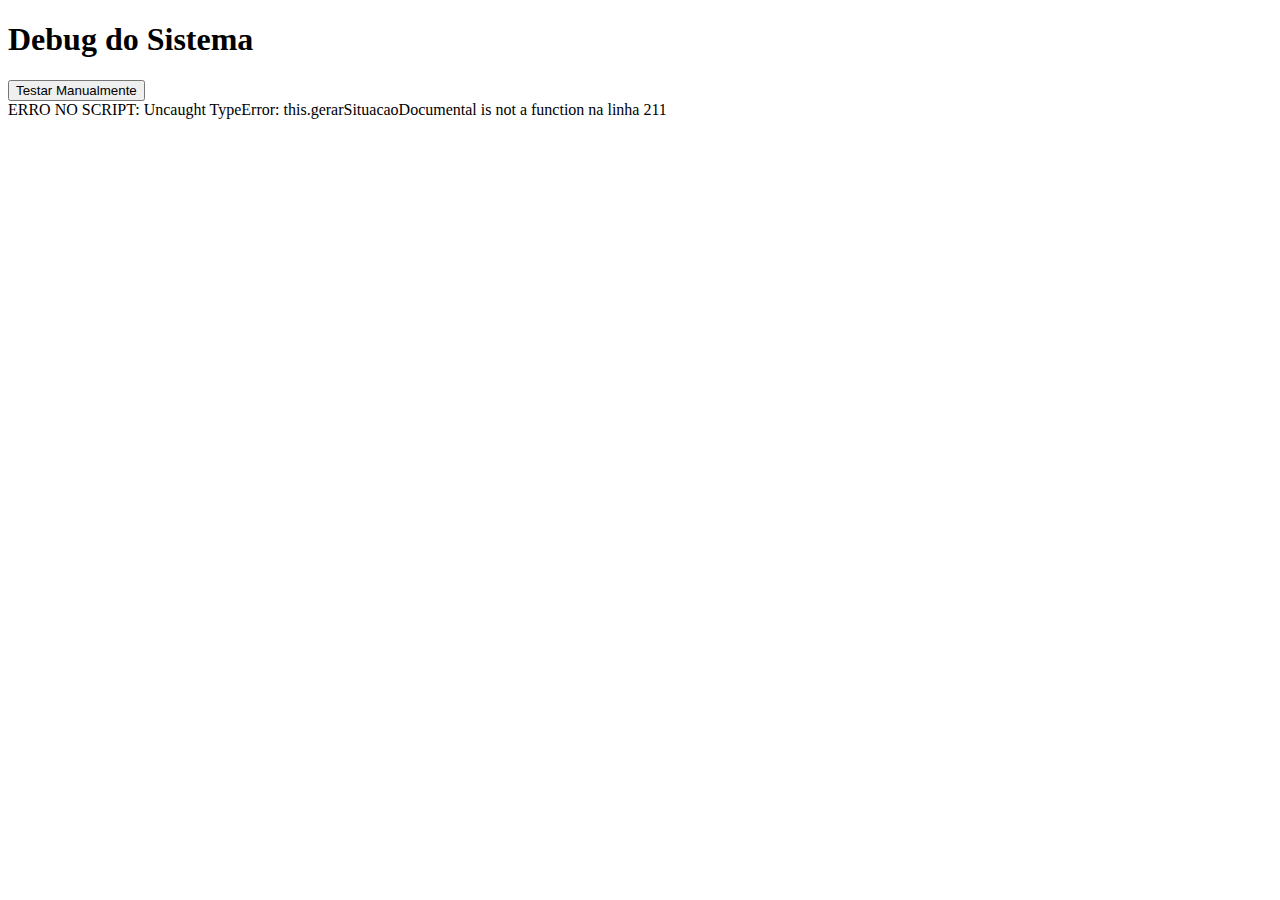
<file: debug-console.html>
<!DOCTYPE html>
<html>
<head>
    <title>Debug Console</title>
</head>
<body>
    <h1>Debug do Sistema</h1>
    <button onclick="testar()">Testar Manualmente</button>
    <div id="output"></div>
    
    <script>
        function log(msg) {
            document.getElementById('output').innerHTML += '<div>' + msg + '</div>';
        }
        
        function testar() {
            try {
                log('Tentando criar instância...');
                
                // Verificar se a classe existe
                if (typeof SistemaSILIC === 'undefined') {
                    log('❌ Classe SistemaSILIC não encontrada');
                    return;
                }
                
                log('✅ Classe encontrada, criando instância...');
                const sistema = new SistemaSILIC();
                log('✅ Instância criada');
                
                log('Imóveis: ' + (sistema.imoveis ? sistema.imoveis.length : 'undefined'));
                log('Locadores: ' + (sistema.locadores ? sistema.locadores.length : 'undefined'));
                
            } catch (error) {
                log('❌ ERRO: ' + error.message);
                log('Stack: ' + error.stack);
            }
        }
        
        // Carregar script com verificação de erro
        window.addEventListener('error', function(e) {
            log('ERRO NO SCRIPT: ' + e.message + ' na linha ' + e.lineno);
        });
    </script>
    
    <script src="script.js"></script>
</body>
</html>
</file>
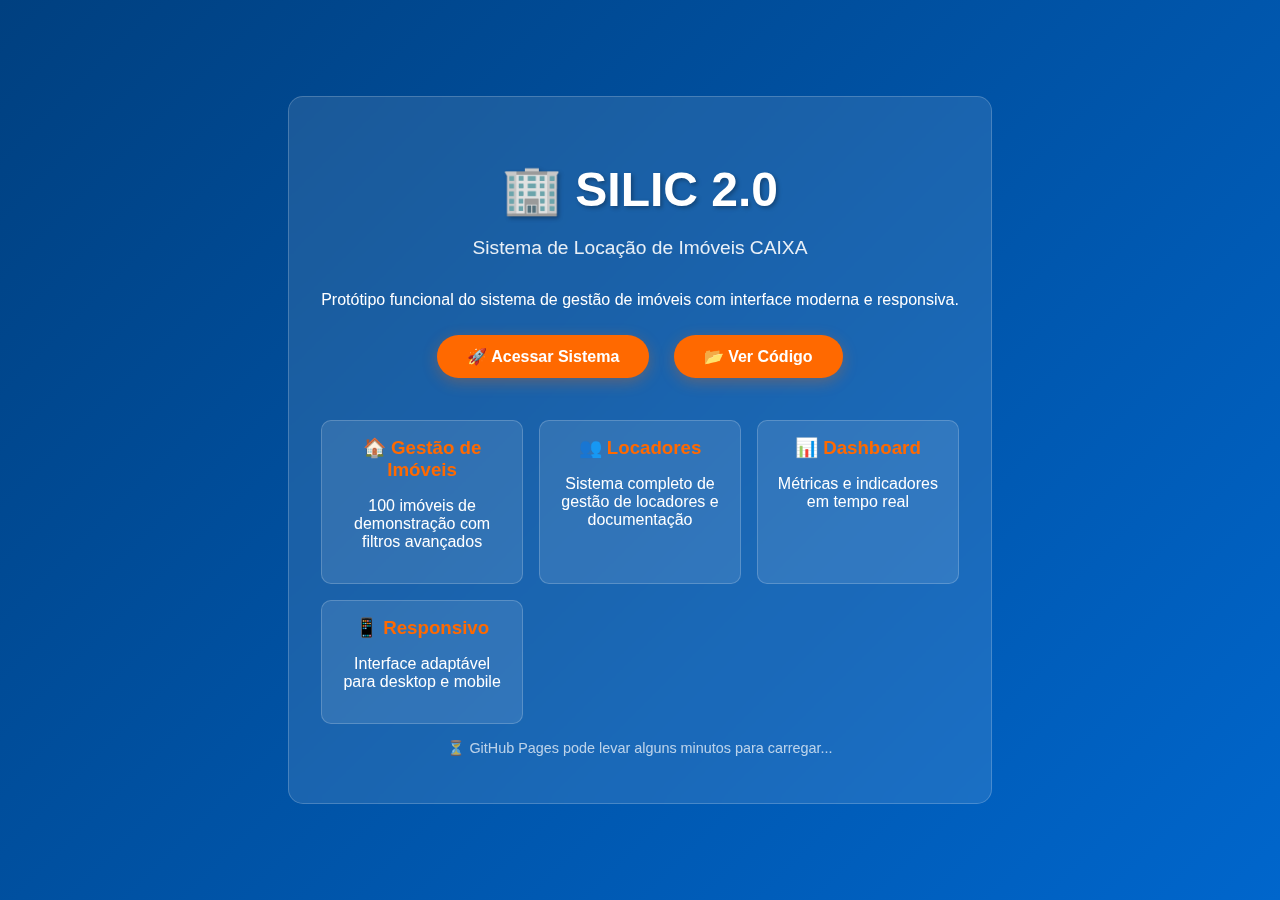
<file: demo.html>
<!DOCTYPE html>
<html lang="pt-BR">
<head>
    <meta charset="UTF-8">
    <meta name="viewport" content="width=device-width, initial-scale=1.0">
    <title>SILIC 2.0 - Sistema de Gestão de Imóveis CAIXA</title>
    <style>
        body {
            font-family: 'Segoe UI', Tahoma, Geneva, Verdana, sans-serif;
            margin: 0;
            padding: 0;
            background: linear-gradient(135deg, #004080 0%, #0066cc 100%);
            color: white;
            min-height: 100vh;
            display: flex;
            flex-direction: column;
            align-items: center;
            justify-content: center;
            text-align: center;
        }
        .container {
            max-width: 800px;
            padding: 2rem;
            background: rgba(255, 255, 255, 0.1);
            border-radius: 15px;
            backdrop-filter: blur(10px);
            border: 1px solid rgba(255, 255, 255, 0.2);
        }
        h1 {
            font-size: 3rem;
            margin-bottom: 1rem;
            text-shadow: 2px 2px 4px rgba(0, 0, 0, 0.3);
        }
        .subtitle {
            font-size: 1.2rem;
            margin-bottom: 2rem;
            opacity: 0.9;
        }
        .btn {
            display: inline-block;
            padding: 12px 30px;
            margin: 10px;
            background: #ff6900;
            color: white;
            text-decoration: none;
            border-radius: 25px;
            font-weight: bold;
            transition: all 0.3s ease;
            box-shadow: 0 4px 15px rgba(255, 105, 0, 0.3);
        }
        .btn:hover {
            background: #e55a00;
            transform: translateY(-2px);
            box-shadow: 0 6px 20px rgba(255, 105, 0, 0.4);
        }
        .features {
            display: grid;
            grid-template-columns: repeat(auto-fit, minmax(200px, 1fr));
            gap: 1rem;
            margin-top: 2rem;
        }
        .feature {
            background: rgba(255, 255, 255, 0.1);
            padding: 1rem;
            border-radius: 10px;
            border: 1px solid rgba(255, 255, 255, 0.2);
        }
        .feature h3 {
            margin: 0 0 0.5rem 0;
            color: #ff6900;
        }
        .loading {
            margin-top: 1rem;
            font-size: 0.9rem;
            opacity: 0.7;
        }
        @media (max-width: 768px) {
            h1 { font-size: 2rem; }
            .container { margin: 1rem; padding: 1.5rem; }
        }
    </style>
</head>
<body>
    <div class="container">
        <h1>🏢 SILIC 2.0</h1>
        <p class="subtitle">Sistema de Locação de Imóveis CAIXA</p>
        
        <p>Protótipo funcional do sistema de gestão de imóveis com interface moderna e responsiva.</p>
        
        <div>
            <a href="silic-imoveis/" class="btn">🚀 Acessar Sistema</a>
            <a href="https://github.com/osvaldojeronymo/PrototipoCaixa" class="btn">📂 Ver Código</a>
        </div>
        
        <div class="features">
            <div class="feature">
                <h3>🏠 Gestão de Imóveis</h3>
                <p>100 imóveis de demonstração com filtros avançados</p>
            </div>
            <div class="feature">
                <h3>👥 Locadores</h3>
                <p>Sistema completo de gestão de locadores e documentação</p>
            </div>
            <div class="feature">
                <h3>📊 Dashboard</h3>
                <p>Métricas e indicadores em tempo real</p>
            </div>
            <div class="feature">
                <h3>📱 Responsivo</h3>
                <p>Interface adaptável para desktop e mobile</p>
            </div>
        </div>
        
        <p class="loading">⏳ GitHub Pages pode levar alguns minutos para carregar...</p>
    </div>

    <script>
        // Redirecionar automaticamente para o sistema após 3 segundos
        setTimeout(() => {
            const params = new URLSearchParams(window.location.search);
            if (!params.has('demo')) {
                // window.location.href = 'silic-imoveis/';
            }
        }, 3000);
    </script>
</body>
</html>
</file>
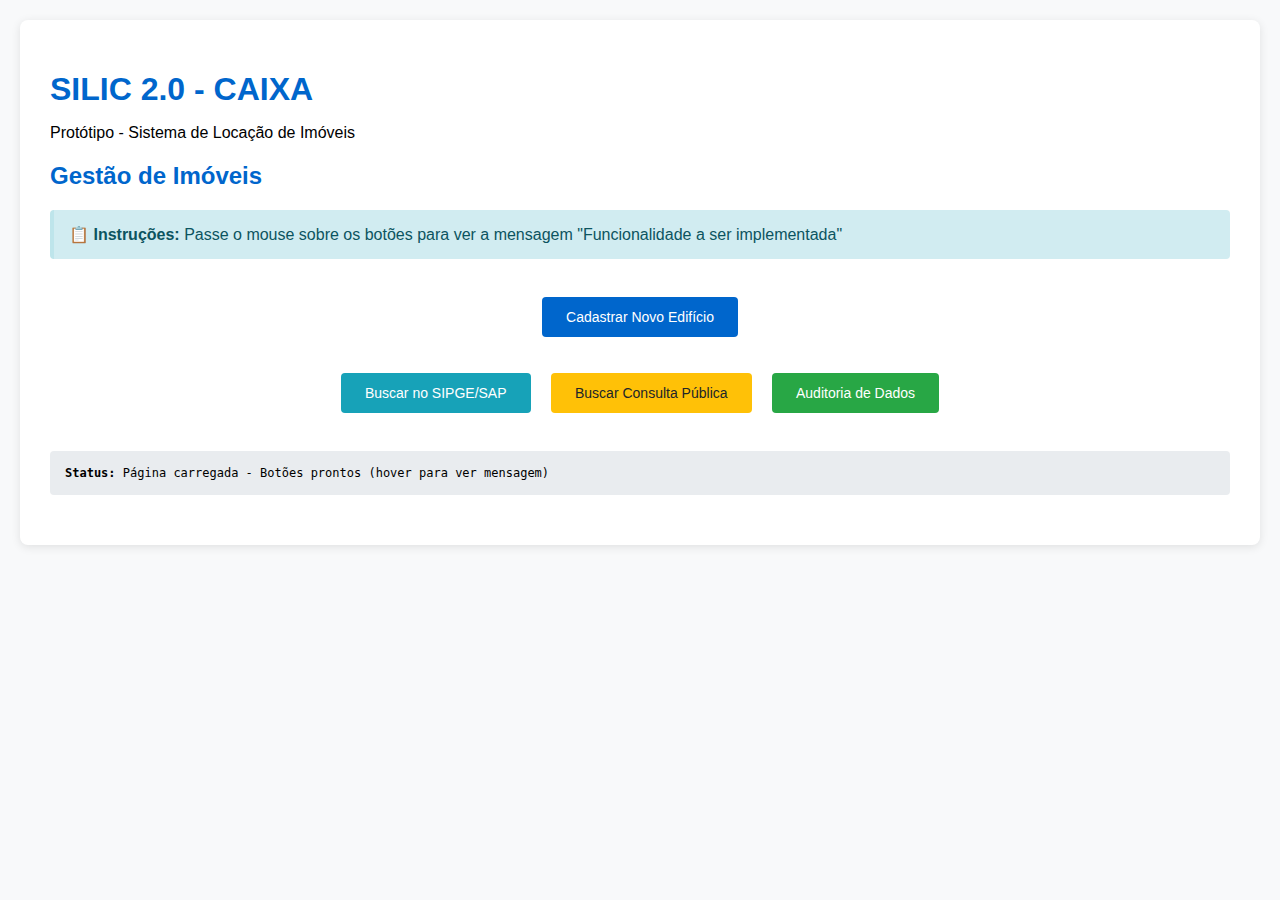
<file: silic-final.html>
<!DOCTYPE html>
<html lang="pt-BR">
<head>
    <meta charset="UTF-8">
    <meta name="viewport" content="width=device-width, initial-scale=1.0">
    <title>SILIC 2.0 - CAIXA</title>
    <style>
        body {
            font-family: Arial, sans-serif;
            margin: 0;
            padding: 20px;
            background-color: #f8f9fa;
        }
        .container {
            max-width: 1200px;
            margin: 0 auto;
            background: white;
            padding: 30px;
            border-radius: 8px;
            box-shadow: 0 2px 10px rgba(0,0,0,0.1);
        }
        h1, h2 {
            color: #0066cc;
            margin-bottom: 1rem;
        }
        .btn {
            padding: 12px 24px;
            margin: 8px;
            border: none;
            border-radius: 4px;
            cursor: pointer;
            font-size: 14px;
            font-weight: 500;
            transition: all 0.2s ease;
            display: inline-block;
            text-decoration: none;
            position: relative;
        }
        .btn:hover {
            opacity: 0.9;
            transform: translateY(-1px);
        }
        .btn:active {
            transform: translateY(0);
        }
        .btn-primary {
            background-color: #0066cc;
            color: white;
        }
        .btn-info {
            background-color: #17a2b8;
            color: white;
        }
        .btn-success {
            background-color: #28a745;
            color: white;
        }
        .btn-warning {
            background-color: #ffc107;
            color: #212529;
        }
        .main-actions {
            margin: 30px 0;
            text-align: center;
        }
        .actions-secondary {
            margin-top: 20px;
        }
        .debug {
            margin: 20px 0;
            padding: 15px;
            background: #e9ecef;
            border-radius: 4px;
            font-family: monospace;
            font-size: 12px;
        }
        
        /* Efeito de clique visual */
        .btn:hover::after {
            content: "Funcionalidade a ser implementada";
            position: absolute;
            bottom: -35px;
            left: 50%;
            transform: translateX(-50%);
            background: #333;
            color: white;
            padding: 5px 10px;
            border-radius: 4px;
            font-size: 12px;
            white-space: nowrap;
            z-index: 1000;
        }
        
        .mensagem-instrucoes {
            margin: 20px 0;
            padding: 15px;
            background: #d1ecf1;
            color: #0c5460;
            border-radius: 4px;
            border-left: 4px solid #bee5eb;
        }
        
        .botao-link {
            position: relative;
            display: inline-block;
        }
        
        .botao-link input[type="checkbox"] {
            display: none;
        }
        
        .botao-link input[type="checkbox"]:checked + .mensagem-toggle {
            display: block;
        }
        
        .mensagem-toggle {
            display: none;
            position: absolute;
            top: 100%;
            left: 50%;
            transform: translateX(-50%);
            background: #333;
            color: white;
            padding: 10px 15px;
            border-radius: 4px;
            font-size: 12px;
            white-space: nowrap;
            z-index: 1000;
            margin-top: 5px;
        }
        
        .mensagem-toggle::before {
            content: "";
            position: absolute;
            top: -5px;
            left: 50%;
            transform: translateX(-50%);
            width: 0;
            height: 0;
            border-left: 5px solid transparent;
            border-right: 5px solid transparent;
            border-bottom: 5px solid #333;
        }
    </style>
</head>
<body>
    <div class="container">
        <header>
            <h1>SILIC 2.0 - CAIXA</h1>
            <p>Protótipo - Sistema de Locação de Imóveis</p>
        </header>
        
        <main>
            <section>
                <h2>Gestão de Imóveis</h2>
                
                <div class="mensagem-instrucoes">
                    <strong>📋 Instruções:</strong> Passe o mouse sobre os botões para ver a mensagem "Funcionalidade a ser implementada"
                </div>
                
                <div class="main-actions">
                    <div class="actions-primary">
                        <div class="botao-link">
                            <label for="cadastro" class="btn btn-primary">
                                Cadastrar Novo Edifício
                            </label>
                            <input type="checkbox" id="cadastro">
                            <div class="mensagem-toggle">Funcionalidade a ser implementada</div>
                        </div>
                    </div>
                    <div class="actions-secondary">
                        <div class="botao-link">
                            <label for="sipge" class="btn btn-info">
                                Buscar no SIPGE/SAP
                            </label>
                            <input type="checkbox" id="sipge">
                            <div class="mensagem-toggle">Funcionalidade a ser implementada</div>
                        </div>
                        
                        <div class="botao-link">
                            <label for="consulta" class="btn btn-warning">
                                Buscar Consulta Pública
                            </label>
                            <input type="checkbox" id="consulta">
                            <div class="mensagem-toggle">Funcionalidade a ser implementada</div>
                        </div>
                        
                        <div class="botao-link">
                            <label for="auditoria" class="btn btn-success">
                                Auditoria de Dados
                            </label>
                            <input type="checkbox" id="auditoria">
                            <div class="mensagem-toggle">Funcionalidade a ser implementada</div>
                        </div>
                    </div>
                </div>
                
                <div class="debug">
                    <strong>Status:</strong> Página carregada - Botões prontos (hover para ver mensagem)
                </div>
            </section>
        </main>
    </div>

    <noscript>
        <div style="background: #f8d7da; color: #721c24; padding: 15px; border-radius: 4px; margin: 20px 0;">
            <strong>Aviso:</strong> JavaScript não está habilitado. Use o hover nos botões para ver as mensagens.
        </div>
    </noscript>
</body>
</html>
</file>
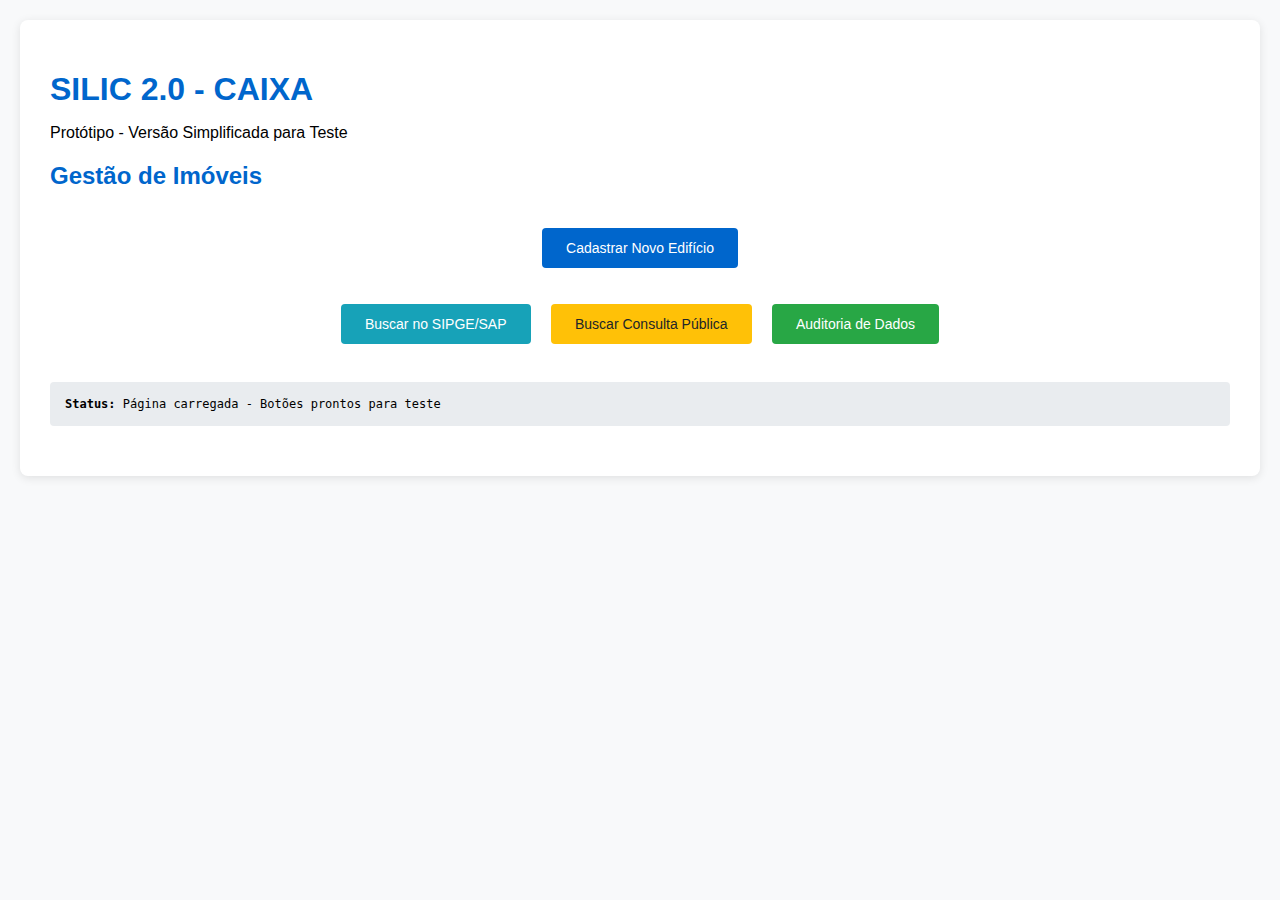
<file: silic-simplificado.html>
<!DOCTYPE html>
<html lang="pt-BR">
<head>
    <meta charset="UTF-8">
    <meta name="viewport" content="width=device-width, initial-scale=1.0">
    <title>SILIC 2.0 - CAIXA (Versão Simplificada)</title>
    <style>
        body {
            font-family: Arial, sans-serif;
            margin: 0;
            padding: 20px;
            background-color: #f8f9fa;
        }
        .container {
            max-width: 1200px;
            margin: 0 auto;
            background: white;
            padding: 30px;
            border-radius: 8px;
            box-shadow: 0 2px 10px rgba(0,0,0,0.1);
        }
        h1, h2 {
            color: #0066cc;
            margin-bottom: 1rem;
        }
        .btn {
            padding: 12px 24px;
            margin: 8px;
            border: none;
            border-radius: 4px;
            cursor: pointer;
            font-size: 14px;
            font-weight: 500;
            transition: all 0.2s ease;
            display: inline-block;
        }
        .btn:hover {
            opacity: 0.9;
            transform: translateY(-1px);
        }
        .btn-primary {
            background-color: #0066cc;
            color: white;
        }
        .btn-info {
            background-color: #17a2b8;
            color: white;
        }
        .btn-success {
            background-color: #28a745;
            color: white;
        }
        .btn-warning {
            background-color: #ffc107;
            color: #212529;
        }
        .main-actions {
            margin: 30px 0;
            text-align: center;
        }
        .actions-secondary {
            margin-top: 20px;
        }
        .debug {
            margin: 20px 0;
            padding: 15px;
            background: #e9ecef;
            border-radius: 4px;
            font-family: monospace;
            font-size: 12px;
        }
    </style>
</head>
<body>
    <div class="container">
        <header>
            <h1>SILIC 2.0 - CAIXA</h1>
            <p>Protótipo - Versão Simplificada para Teste</p>
        </header>
        
        <main>
            <section>
                <h2>Gestão de Imóveis</h2>
                
                <div class="main-actions">
                    <div class="actions-primary">
                        <button class="btn btn-primary" onclick="alert('Funcionalidade a ser implementada')">
                            Cadastrar Novo Edifício
                        </button>
                    </div>
                    <div class="actions-secondary">
                        <button class="btn btn-info" onclick="alert('Funcionalidade a ser implementada')">
                            Buscar no SIPGE/SAP
                        </button>
                        <button class="btn btn-warning" onclick="alert('Funcionalidade a ser implementada')">
                            Buscar Consulta Pública
                        </button>
                        <button class="btn btn-success" onclick="alert('Funcionalidade a ser implementada')">
                            Auditoria de Dados
                        </button>
                    </div>
                </div>
                
                <div class="debug" id="debug">
                    <strong>Status:</strong> <span id="status">Carregando...</span>
                </div>
            </section>
        </main>
    </div>

    <script>
        document.addEventListener('DOMContentLoaded', function() {
            document.getElementById('status').textContent = 'Página carregada - Botões prontos para teste';
            console.log('SILIC 2.0 carregado com sucesso');
        });
    </script>
</body>
</html>
</file>
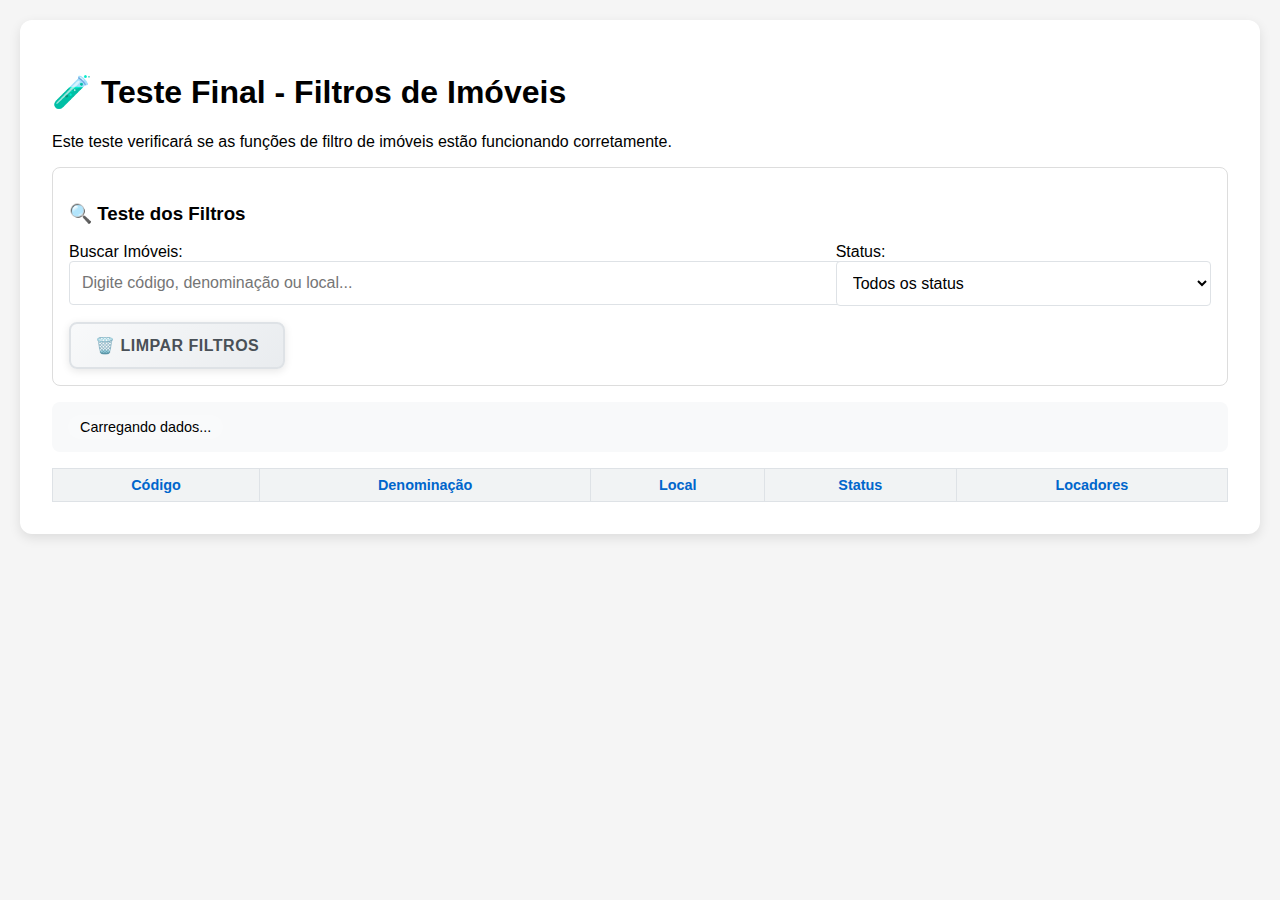
<file: verificacao-final.html>
<!DOCTYPE html>
<html lang="pt-BR">
<head>
    <meta charset="UTF-8">
    <meta name="viewport" content="width=device-width, initial-scale=1.0">
    <title>Teste Final - Filtros de Imóveis</title>
    <link rel="stylesheet" href="style.css">
    <style>
        body {
            font-family: Arial, sans-serif;
            margin: 20px;
            background: #f5f5f5;
        }
        .test-container {
            background: white;
            padding: 2rem;
            border-radius: 12px;
            box-shadow: 0 4px 12px rgba(0,0,0,0.1);
        }
        .test-result {
            padding: 1rem;
            margin: 1rem 0;
            border-radius: 8px;
            border-left: 4px solid #28a745;
            background: #f8f9fa;
        }
        .test-error {
            border-left-color: #dc3545;
            background: #ffe6e6;
        }
        .filter-test {
            background: white;
            padding: 1rem;
            margin: 1rem 0;
            border: 1px solid #ddd;
            border-radius: 8px;
        }
    </style>
</head>
<body>
    <div class="test-container">
        <h1>🧪 Teste Final - Filtros de Imóveis</h1>
        <p>Este teste verificará se as funções de filtro de imóveis estão funcionando corretamente.</p>
        
        <div id="testResults"></div>
        
        <div class="filter-test">
            <h3>🔍 Teste dos Filtros</h3>
            
            <!-- Campos de filtro (simulando o HTML principal) -->
            <div style="display: grid; grid-template-columns: 2fr 1fr; gap: 1rem; margin-bottom: 1rem;">
                <div>
                    <label for="filtroImoveis">Buscar Imóveis:</label>
                    <input type="text" id="filtroImoveis" class="form-input" placeholder="Digite código, denominação ou local...">
                </div>
                <div>
                    <label for="filtroStatusImoveis">Status:</label>
                    <select id="filtroStatusImoveis" class="form-select">
                        <option value="">Todos os status</option>
                        <option value="Ativo">Ativo</option>
                        <option value="Em prospecção">Em prospecção</option>
                        <option value="Em mobilização">Em mobilização</option>
                        <option value="Em desmobilização">Em desmobilização</option>
                        <option value="Desativado">Desativado</option>
                    </select>
                </div>
            </div>
            
            <button id="btnLimparFiltros" class="btn btn-secondary">🗑️ Limpar Filtros</button>
            
            <!-- Estatísticas de busca -->
            <div id="searchStats" style="display: none; margin-top: 1rem; padding: 1rem; background: #e3f2fd; border-radius: 8px;">
                <span id="filteredCount">0</span> resultados encontrados
            </div>
        </div>
        
        <!-- Informações da tabela -->
        <div id="imoveisResultadosInfo" style="margin: 1rem 0; padding: 1rem; background: #f8f9fa; border-radius: 8px;">
            <span class="info-text">Carregando dados...</span>
        </div>
        
        <!-- Mini tabela para teste -->
        <div class="table-container">
            <table class="table table-modern">
                <thead>
                    <tr>
                        <th>Código</th>
                        <th>Denominação</th>
                        <th>Local</th>
                        <th>Status</th>
                        <th>Locadores</th>
                    </tr>
                </thead>
                <tbody id="tabelaImoveis"></tbody>
            </table>
        </div>
        
        <!-- Controles de paginação (simulados) -->
        <div style="display: none;">
            <span id="imoveis-pagination-info">Página 1 de 1</span>
            <button id="primeiraPaginaImoveis">Primeira</button>
            <button id="anteriorPaginaImoveis">Anterior</button>
            <button id="proximaPaginaImoveis">Próxima</button>
            <button id="ultimaPaginaImoveis">Última</button>
            <select id="imoveisPorPaginaSelect">
                <option value="10" selected>10</option>
                <option value="25">25</option>
            </select>
        </div>
    </div>

    <script src="script.js"></script>
    <script>
        // Teste adicional após carregamento
        document.addEventListener('DOMContentLoaded', function() {
            console.log('🧪 Iniciando teste dos filtros...');
            
            const testResults = document.getElementById('testResults');
            
            // Aguardar um momento para o sistema inicializar
            setTimeout(() => {
                let html = '';
                
                // Verificar se o sistema foi criado
                if (window.sistema) {
                    html += '<div class="test-result">✅ Sistema SILIC carregado com sucesso</div>';
                    
                    // Verificar se as funções de filtro existem
                    if (typeof window.sistema.configurarFiltrosImoveisImediato === 'function') {
                        html += '<div class="test-result">✅ Função configurarFiltrosImoveisImediato encontrada</div>';
                    } else {
                        html += '<div class="test-result test-error">❌ Função configurarFiltrosImoveisImediato não encontrada</div>';
                    }
                    
                    if (typeof window.sistema.filtrarImoveis === 'function') {
                        html += '<div class="test-result">✅ Função filtrarImoveis encontrada</div>';
                    } else {
                        html += '<div class="test-result test-error">❌ Função filtrarImoveis não encontrada</div>';
                    }
                    
                    if (typeof window.sistema.limparFiltrosImoveis === 'function') {
                        html += '<div class="test-result">✅ Função limparFiltrosImoveis encontrada</div>';
                    } else {
                        html += '<div class="test-result test-error">❌ Função limparFiltrosImoveis não encontrada</div>';
                    }
                    
                    // Verificar se há imóveis carregados
                    if (window.sistema.imoveis && window.sistema.imoveis.length > 0) {
                        html += `<div class="test-result">✅ ${window.sistema.imoveis.length} imóveis carregados</div>`;
                    } else {
                        html += '<div class="test-result test-error">❌ Nenhum imóvel carregado</div>';
                    }
                    
                    // Verificar elementos HTML
                    const elements = [
                        'filtroImoveis',
                        'filtroStatusImoveis', 
                        'btnLimparFiltros',
                        'searchStats',
                        'filteredCount',
                        'imoveisResultadosInfo',
                        'tabelaImoveis'
                    ];
                    
                    elements.forEach(id => {
                        const element = document.getElementById(id);
                        if (element) {
                            html += `<div class="test-result">✅ Elemento "${id}" encontrado</div>`;
                        } else {
                            html += `<div class="test-result test-error">❌ Elemento "${id}" não encontrado</div>`;
                        }
                    });
                    
                } else {
                    html += '<div class="test-result test-error">❌ Sistema SILIC não foi carregado</div>';
                }
                
                testResults.innerHTML = html;
                
                // Tentar executar um teste prático
                setTimeout(() => {
                    if (window.sistema && window.sistema.imoveis && window.sistema.imoveis.length > 0) {
                        console.log('🧪 Executando teste prático dos filtros...');
                        
                        // Testar filtro por texto
                        const filtroInput = document.getElementById('filtroImoveis');
                        if (filtroInput) {
                            filtroInput.value = '20000001';
                            window.sistema.filtrarImoveis();
                            console.log('✅ Teste de filtro por código executado');
                        }
                        
                        // Limpar filtros
                        setTimeout(() => {
                            window.sistema.limparFiltrosImoveis();
                            console.log('✅ Teste de limpeza de filtros executado');
                        }, 1000);
                    }
                }, 2000);
                
            }, 1000);
        });
    </script>
</body>
</html>
</file>
<file: style.css>
/* Estilo seguindo padrão CAIXA Econômica Federal - Versão Apresentação */
:root {
    --color-primary: #0066cc;        /* Azul CAIXA */
    --color-primary-dark: #004499;   /* Azul escuro CAIXA */
    --color-accent: #ffcc00;         /* Amarelo CAIXA */
    --color-accent-dark: #e6b800;    /* Amarelo escuro */
    --color-bg: #f8f9fa;
    --color-bg-light: #f1f3f4;
    --color-bg-hover: #e8f4f8;
    --color-border: #dee2e6;
    --color-white: #fff;
    --color-black: #212529;
    --color-text: #495057;
    --color-success: #28a745;
    --color-danger: #dc3545;
}

body {
    font-family: 'Segoe UI', sans-serif;
    background: var(--color-bg);
    margin: 0;
}

/* Header adaptado para apresentação */
header {
    background: linear-gradient(135deg, var(--color-primary), var(--color-primary-dark));
    color: white;
    padding: 1.5rem;
    box-shadow: 0 2px 10px rgba(0,0,0,0.1);
}

.header-content {
    display: flex;
    align-items: center;
    justify-content: center;
    gap: 2rem;
    max-width: 1200px;
    margin: 0 auto;
}

.logo-section {
    display: flex;
    align-items: center;
}

.logo {
    height: 50px;
    width: auto;
}

.title-section {
    text-align: center;
}

.title-section h1 {
    margin: 0;
    font-size: 2.5rem;
    font-weight: 600;
}

.subtitle {
    margin: 0.5rem 0 0 0;
    font-size: 1.2rem;
    font-weight: 300;
    opacity: 0.9;
}

.container {
    max-width: 1200px;
    margin: 2rem auto;
    background: white;
    padding: 2rem;
    border-radius: 8px;
    box-shadow: 0 2px 8px rgba(0,0,0,0.05);
}

h2 {
    color: var(--color-primary);
    margin-bottom: 1.5rem;
    font-size: 1.8rem;
}

.table {
    width: 100%;
    border-collapse: collapse;
    margin-top: 1rem;
}

.table th,
.table td {
    padding: 0.75rem;
    border: 1px solid var(--color-border);
    text-align: left;
    vertical-align: top;
}

.table th {
    background: var(--color-bg-light);
    color: var(--color-primary);
    font-weight: 600;
}

.documents-cell {
    padding: 0.75rem;
}

.document-dropbox {
    border: 2px dashed #dee2e6;
    border-radius: 8px;
    padding: 1rem;
    margin: 0.5rem 0;
    transition: all 0.3s ease;
    background: #f8f9fa;
}

.document-dropbox.clickable {
    border-color: var(--color-primary);
    cursor: pointer;
}

.document-dropbox.clickable:hover {
    border-color: var(--color-accent);
    background: #e3f2fd;
    cursor: pointer;
    transform: translateY(-2px);
}

.document-dropbox.completed {
    border-color: var(--color-success);
    background: #d4edda;
}

.document-header {
    display: flex;
    align-items: center;
    gap: 0.5rem;
    margin-bottom: 0.5rem;
}

.document-icon {
    font-size: 1.2rem;
}

.document-name {
    font-weight: 600;
    flex: 1;
}

.status-indicator {
    font-size: 1rem;
    font-weight: bold;
}

.status-indicator.entregue {
    color: var(--color-success);
}

.status-indicator.pendente {
    color: #ffc107;
}

.status-indicator.em_analise {
    color: #17a2b8;
}

.status-indicator.rejeitado {
    color: var(--color-danger);
}

.status-text {
    font-size: 0.9rem;
    font-weight: 500;
}

.status-text.entregue {
    color: var(--color-success);
}

.status-text.pendente {
    color: #f57c00;
}

.status-text.em_analise {
    color: #17a2b8;
}

.status-text.rejeitado {
    color: var(--color-danger);
}

.upload-hint {
    font-size: 0.8rem;
    color: #6c757d;
    margin-top: 0.5rem;
    font-style: italic;
}

.pagination-bar {
    margin-top: 1rem;
    border-top: 1px solid var(--color-border);
    padding-top: 1rem;
}

.pagination-bar-row {
    display: flex;
    justify-content: space-between;
    align-items: center;
    gap: 1rem;
}

.pagination-left,
.pagination-center,
.pagination-right {
    display: flex;
    align-items: center;
    gap: 0.5rem;
}

.select {
    padding: 0.3rem;
    border-radius: 4px;
    border: 1px solid var(--color-border);
}

.pagination-button {
    padding: 0.3rem 0.6rem;
    background: var(--color-primary);
    color: white;
    border: none;
    border-radius: 4px;
    cursor: pointer;
}

.pagination-button:disabled {
    background: #ccc;
    cursor: not-allowed;
}

/* Estilos para formulários */
.form-group {
    display: flex;
    gap: 1rem;
    margin-bottom: 1.5rem;
    align-items: center;
}

.form-input {
    flex: 1;
    padding: 0.75rem;
    border: 1px solid var(--color-border);
    border-radius: 4px;
    font-size: 1rem;
    font-family: inherit;
    transition: border-color 0.2s ease;
}

.form-input:focus {
    outline: none;
    border-color: var(--color-primary);
    box-shadow: 0 0 0 2px rgba(0, 102, 204, 0.2);
}

.form-select {
    padding: 0.75rem;
    border: 1px solid var(--color-border);
    border-radius: 4px;
    font-size: 1rem;
    font-family: inherit;
    background: var(--color-white);
    min-width: 150px;
}

.btn {
    padding: 0.75rem 1.5rem;
    border: none;
    border-radius: 8px;
    font-size: 1rem;
    font-weight: 600;
    cursor: pointer;
    transition: all 0.3s ease;
    text-decoration: none;
    display: inline-flex;
    align-items: center;
    justify-content: center;
    gap: 0.5rem;
    text-align: center;
    position: relative;
    overflow: hidden;
    text-transform: uppercase;
    letter-spacing: 0.5px;
}

.btn::before {
    content: '';
    position: absolute;
    top: 0;
    left: -100%;
    width: 100%;
    height: 100%;
    background: linear-gradient(90deg, transparent, rgba(255,255,255,0.2), transparent);
    transition: left 0.5s;
}

.btn:hover::before {
    left: 100%;
}

.btn-primary {
    background: linear-gradient(135deg, var(--color-primary), var(--color-primary-dark));
    color: var(--color-white);
    box-shadow: 0 4px 12px rgba(0, 102, 204, 0.3);
}

.btn-primary:hover {
    background: linear-gradient(135deg, var(--color-primary-dark), #003366);
    transform: translateY(-2px);
    box-shadow: 0 6px 16px rgba(0, 102, 204, 0.4);
}

.btn-secondary {
    background: linear-gradient(135deg, #f8f9fa, #e9ecef);
    color: var(--color-text);
    border: 2px solid #dee2e6;
    box-shadow: 0 2px 8px rgba(0, 0, 0, 0.1);
}

.btn-secondary:hover {
    background: linear-gradient(135deg, #e9ecef, #dee2e6);
    border-color: var(--color-primary);
    color: var(--color-primary);
    transform: translateY(-1px);
    box-shadow: 0 4px 12px rgba(0, 0, 0, 0.15);
}

.btn-info {
    background: linear-gradient(135deg, #17a2b8, #138496);
    color: var(--color-white);
    box-shadow: 0 4px 12px rgba(23, 162, 184, 0.3);
}

.btn-info:hover {
    background: linear-gradient(135deg, #138496, #117a8b);
    transform: translateY(-2px);
    box-shadow: 0 6px 16px rgba(23, 162, 184, 0.4);
}

.btn-warning {
    background: linear-gradient(135deg, #ffc107, #e0a800);
    color: #212529;
    box-shadow: 0 4px 12px rgba(255, 193, 7, 0.3);
}

.btn-warning:hover {
    background: linear-gradient(135deg, #e0a800, #d39e00);
    transform: translateY(-2px);
    box-shadow: 0 6px 16px rgba(255, 193, 7, 0.4);
}

.btn-danger {
    background: linear-gradient(135deg, var(--color-danger), #c82333);
    color: var(--color-white);
    box-shadow: 0 4px 12px rgba(220, 53, 69, 0.3);
}

.btn-danger:hover {
    background: linear-gradient(135deg, #c82333, #a71e2a);
    transform: translateY(-2px);
    box-shadow: 0 6px 16px rgba(220, 53, 69, 0.4);
}

.btn-sm {
    padding: 0.5rem 1rem;
    font-size: 0.875rem;
    border-radius: 6px;
}

.btn:disabled {
    background: #e9ecef !important;
    color: #6c757d !important;
    cursor: not-allowed !important;
    transform: none !important;
    box-shadow: none !important;
}

.btn:disabled::before {
    display: none;
}

/* Botões com ícones */
.btn-icon {
    padding: 0.5rem;
    min-width: 2.5rem;
    border-radius: 50%;
}

.btn-icon:hover {
    border-radius: 8px;
    transition: border-radius 0.3s ease;
}

/* === SEÇÃO DE BUSCA MODERNIZADA === */
.search-section {
    background: var(--color-white);
    border-radius: 12px;
    padding: 2rem;
    margin-bottom: 2rem;
    box-shadow: 0 4px 20px rgba(0, 0, 0, 0.08);
}

.search-header {
    display: flex;
    justify-content: space-between;
    align-items: center;
    margin-bottom: 1.5rem;
    padding-bottom: 1rem;
    border-bottom: 2px solid var(--color-border);
}

.search-title {
    display: flex;
    align-items: center;
    gap: 0.75rem;
    margin: 0;
    color: var(--color-primary);
    font-size: 1.5rem;
    font-weight: 600;
}

.search-icon {
    font-size: 1.8rem;
    background: linear-gradient(135deg, var(--color-primary), var(--color-primary-dark));
    -webkit-background-clip: text;
    -webkit-text-fill-color: transparent;
    background-clip: text;
}

.search-body {
    display: grid;
    grid-template-columns: 2fr 1fr;
    gap: 2rem;
    align-items: start;
}

.input-with-icon {
    position: relative;
    display: flex;
    align-items: center;
}

.input-icon {
    position: absolute;
    left: 1rem;
    z-index: 2;
    color: var(--color-primary);
    font-size: 1.2rem;
}

.btn-ghost {
    background: transparent !important;
    border: 2px solid var(--color-border) !important;
    color: var(--color-text) !important;
}

.btn-ghost:hover {
    background: var(--color-bg-hover) !important;
    border-color: var(--color-primary) !important;
    color: var(--color-primary) !important;
}

.btn-icon {
    margin-right: 0.5rem;
}

/* === MELHORIAS RESPONSIVAS === */
@media (max-width: 768px) {
    .search-body {
        grid-template-columns: 1fr;
        gap: 1rem;
    }
    
    .search-header {
        flex-direction: column;
        gap: 1rem;
        align-items: flex-start;
    }
    
    .search-group {
        grid-template-columns: 1fr;
    }
    
    .pagination-bar-row {
        flex-direction: column;
        gap: 1rem;
        text-align: center;
    }
    
    .table-header {
        flex-direction: column;
        gap: 1rem;
    }
}

/* === FILTROS E BUSCA MODERNOS === */
.search-filters {
    background: linear-gradient(135deg, #f8f9fa 0%, #e9ecef 100%) !important;
    padding: 2rem !important;
    border-radius: 12px !important;
    margin-bottom: 2rem !important;
    border: 1px solid #dee2e6 !important;
    box-shadow: 0 4px 12px rgba(0, 0, 0, 0.08) !important;
}

.search-group {
    display: grid;
    grid-template-columns: 2fr 1fr 1fr auto;
    gap: 1rem;
    align-items: end;
}

.filter-grid {
    display: grid !important;
    grid-template-columns: repeat(auto-fit, minmax(300px, 1fr)) !important;
    gap: 1.5rem !important;
}

.filter-group {
    position: relative;
}

.filter-label {
    display: block;
    font-weight: 600;
    color: var(--color-primary);
    margin-bottom: 0.5rem;
    font-size: 0.9rem;
    text-transform: uppercase;
    letter-spacing: 0.5px;
}

.search-input-group {
    position: relative;
}

.search-input {
    padding-left: 3rem !important;
    font-size: 1rem;
    border: 2px solid #e9ecef;
    border-radius: 8px;
    transition: all 0.3s ease;
}

.search-input:focus {
    border-color: var(--color-primary);
    box-shadow: 0 0 0 4px rgba(0, 102, 204, 0.1);
    transform: translateY(-1px);
}

.search-input-icon {
    position: absolute;
    left: 1rem;
    top: 50%;
    transform: translateY(-50%);
    color: var(--color-primary);
    font-size: 1.2rem;
    z-index: 2;
}

.select-wrapper {
    position: relative;
    display: inline-block;
    width: 100%;
}

.filter-select {
    appearance: none;
    background: var(--color-white);
    border: 2px solid #e9ecef;
    border-radius: 8px;
    padding: 0.75rem 2.5rem 0.75rem 1rem;
    font-size: 1rem;
    cursor: pointer;
    transition: all 0.3s ease;
    width: 100%;
}

.filter-select:focus {
    border-color: var(--color-primary);
    box-shadow: 0 0 0 4px rgba(0, 102, 204, 0.1);
    transform: translateY(-1px);
}

.select-arrow {
    position: absolute;
    right: 1rem;
    top: 50%;
    transform: translateY(-50%);
    color: var(--color-primary);
    pointer-events: none;
    font-size: 0.8rem;
    transition: transform 0.3s ease;
}

.select-wrapper:hover .select-arrow {
    transform: translateY(-50%) scale(1.1);
}

.search-help {
    margin-top: 0.5rem;
}

.form-hint {
    font-size: 0.85rem;
    color: #6c757d;
    font-style: italic;
    display: flex;
    align-items: center;
    gap: 0.5rem;
}

.form-hint::before {
    content: '💡';
    font-size: 1rem;
}

.search-stats {
    background: rgba(0, 102, 204, 0.1);
    border: 1px solid rgba(0, 102, 204, 0.2);
    border-radius: 8px;
    padding: 1rem;
    margin-top: 1rem;
    text-align: center;
}

.stats-item {
    display: flex;
    align-items: center;
    justify-content: center;
    gap: 0.5rem;
}

.stats-number {
    font-size: 1.5rem;
    font-weight: bold;
    color: var(--color-primary);
}

.stats-label {
    color: var(--color-text);
    font-weight: 500;
}

/* === STATUS DE DOCUMENTOS EXPANDIDO === */
.document-dropbox {
    border: 2px dashed #dee2e6;
    border-radius: 8px;
    padding: 1rem;
    margin: 0.5rem 0;
    transition: all 0.3s ease;
    background: #f8f9fa;
}

.document-dropbox.completed {
    border-color: var(--color-success);
    background: #d4edda;
}

.document-dropbox.clickable:hover {
    border-color: var(--color-primary);
    background: #e3f2fd;
    cursor: pointer;
    transform: translateY(-2px);
}

.document-header {
    display: flex;
    align-items: center;
    gap: 0.5rem;
    margin-bottom: 0.5rem;
}

.document-icon {
    font-size: 1.2rem;
}

.document-name {
    font-weight: 600;
    flex: 1;
}

.status-indicator {
    font-size: 1rem;
    font-weight: bold;
}

.status-indicator.entregue {
    color: var(--color-success);
}

.status-indicator.pendente {
    color: #ffc107;
}

.status-indicator.em_analise {
    color: #17a2b8;
}

.status-indicator.rejeitado {
    color: var(--color-danger);
}

.status-text {
    font-size: 0.9rem;
    font-weight: 500;
}

.status-text.entregue {
    color: var(--color-success);
}

.status-text.pendente {
    color: #f57c00;
}

.status-text.em_analise {
    color: #17a2b8;
}

.status-text.rejeitado {
    color: var(--color-danger);
}

.upload-hint {
    font-size: 0.8rem;
    color: #6c757d;
    margin-top: 0.5rem;
    font-style: italic;
}

/* === BADGES DE STATUS MELHORADOS === */
.status-badge {
    display: inline-flex;
    align-items: center;
    gap: 0.25rem;
    padding: 0.4rem 0.8rem;
    border-radius: 20px;
    font-size: 0.85rem;
    font-weight: 600;
    text-transform: uppercase;
    letter-spacing: 0.5px;
}

.status-badge.ativo {
    background: #d4edda;
    color: #155724;
    border: 1px solid #c3e6cb;
}

.status-badge.ativo::before {
    content: '✓';
    font-weight: bold;
}

.status-badge.em-prospecção {
    background: #fff3cd;
    color: #856404;
    border: 1px solid #ffeaa7;
}

.status-badge.em-prospecção::before {
    content: '🔍';
}

.status-badge.em-mobilização {
    background: #d1ecf1;
    color: #0c5460;
    border: 1px solid #bee5eb;
}

.status-badge.em-mobilização::before {
    content: '🔄';
}

.status-badge.em-desmobilização {
    background: #f8d7da;
    color: #721c24;
    border: 1px solid #f5c6cb;
}

.status-badge.em-desmobilização::before {
    content: '⏳';
}

.status-badge.desativado {
    background: #e2e3e5;
    color: #383d41;
    border: 1px solid #d6d8db;
}

.status-badge.desativado::before {
    content: '❌';
}

/* === MELHORIAS GERAIS === */
.form-group {
    margin-bottom: 1rem;
}

.form-label {
    display: block;
    margin-bottom: 0.5rem;
    font-weight: 600;
    color: var(--color-text);
}

.form-input,
.form-select {
    width: 100%;
    padding: 0.75rem;
    border: 1px solid var(--color-border);
    border-radius: 4px;
    font-size: 1rem;
    transition: border-color 0.3s ease, box-shadow 0.3s ease;
}

.form-input:focus,
.form-select:focus {
    border-color: var(--color-primary);
    box-shadow: 0 0 0 3px rgba(0, 102, 204, 0.1);
    outline: none;
}

/* === RESPONSIVIDADE MELHORADA === */
@media (max-width: 768px) {
    .filter-grid {
        grid-template-columns: 1fr !important;
    }
    
    .header-content {
        flex-direction: column;
        gap: 1rem;
    }
    
    .logo {
        height: 40px;
    }
    
    .title-section h1 {
        font-size: 2rem;
    }
    
    .subtitle {
        font-size: 1rem;
    }
    
    .dashboard-overview {
        grid-template-columns: repeat(2, 1fr);
    }
    
    .main-actions {
        flex-direction: column;
    }
    
    .main-actions .btn {
        padding: 0.75rem 1.5rem;
        font-size: 1rem;
    }
    
    .search-group {
        grid-template-columns: 1fr;
        gap: 0.5rem;
    }
    
    .cards-container {
        grid-template-columns: 1fr;
    }
    
    .form-grid {
        grid-template-columns: 1fr;
    }
}

@media (max-width: 480px) {
    .container {
        margin: 1rem;
        padding: 1rem;
    }
    
    .dashboard-overview {
        grid-template-columns: 1fr;
    }
    
    .stat-number {
        font-size: 2rem;
    }
}

/* Modal para detalhes do imóvel */
.modal {
    position: fixed;
    z-index: 1000;
    left: 0;
    top: 0;
    width: 100%;
    height: 100%;
    background-color: rgba(0, 0, 0, 0.5);
    backdrop-filter: blur(5px);
    animation: fadeIn 0.3s ease;
}

.modal-content {
    background-color: var(--color-white);
    margin: 2% auto;
    border-radius: 12px;
    width: 90%;
    max-width: 800px;
    max-height: 90vh;
    overflow-y: auto;
    box-shadow: 0 10px 30px rgba(0, 0, 0, 0.3);
    animation: slideIn 0.3s ease;
}

@keyframes slideIn {
    from {
        transform: translateY(-50px);
        opacity: 0;
    }
    to {
        transform: translateY(0);
        opacity: 1;
    }
}

.modal-header {
    padding: 1.5rem 2rem;
    border-bottom: 1px solid var(--color-border);
    display: flex;
    justify-content: space-between;
    align-items: center;
    background: linear-gradient(135deg, var(--color-primary), var(--color-primary-dark));
    color: white;
    border-radius: 12px 12px 0 0;
}

.modal-header h3 {
    margin: 0;
    color: white;
    font-size: 1.5rem;
}

.modal-close {
    font-size: 2rem;
    font-weight: bold;
    cursor: pointer;
    color: white;
    opacity: 0.8;
    transition: opacity 0.2s ease;
    line-height: 1;
}

.modal-close:hover {
    opacity: 1;
}

.modal-body {
    padding: 2rem;
}

.modal-footer {
    padding: 1rem 2rem;
    border-top: 1px solid var(--color-border);
    display: flex;
    justify-content: flex-end;
    gap: 1rem;
    background: var(--color-bg-light);
    border-radius: 0 0 12px 12px;
}

.detalhes-section {
    margin-bottom: 2rem;
}

.detalhes-section h4 {
    color: var(--color-primary);
    margin-bottom: 1rem;
    padding-bottom: 0.5rem;
    border-bottom: 2px solid var(--color-border);
    display: flex;
    align-items: center;
    gap: 0.5rem;
}

.detalhes-grid {
    display: grid;
    grid-template-columns: repeat(auto-fit, minmax(250px, 1fr));
    gap: 1rem;
}

.detalhe-item {
    padding: 1rem;
    background: var(--color-bg-light);
    border-radius: 8px;
    border-left: 4px solid var(--color-primary);
}

.detalhe-label {
    font-weight: 600;
    color: var(--color-text);
    font-size: 0.9rem;
    margin-bottom: 0.5rem;
    text-transform: uppercase;
    letter-spacing: 0.5px;
}

.detalhe-valor {
    font-size: 1rem;
    color: var(--color-black);
    word-break: break-word;
}

/* === CONTROLES DE TABELA MODERNOS === */
.table-section {
    background: var(--color-white);
    border-radius: 12px;
    overflow: hidden;
    box-shadow: 0 4px 20px rgba(0, 0, 0, 0.08);
    margin-bottom: 2rem;
}

.table-header {
    background: linear-gradient(135deg, var(--color-primary), var(--color-primary-dark));
    color: white;
    padding: 1.5rem;
    display: flex;
    justify-content: space-between;
    align-items: center;
    flex-wrap: wrap;
    gap: 1rem;
}

.table-controls {
    display: flex;
    justify-content: space-between;
    align-items: center;
    padding: 1.5rem;
    background: var(--color-bg-light);
    border-bottom: 1px solid var(--color-border);
    flex-wrap: wrap;
    gap: 1rem;
}

.table-info {
    display: flex;
    align-items: center;
    gap: 1rem;
}

.results-info {
    font-size: 1rem;
    color: white;
    font-weight: 600;
    display: flex;
    align-items: center;
    gap: 0.5rem;
}

.info-icon {
    font-size: 1.2rem;
}

.info-text {
    background: rgba(255, 255, 255, 0.2);
    padding: 0.25rem 0.75rem;
    border-radius: 20px;
    font-size: 0.9rem;
}

.table-pagination-controls {
    display: flex;
    align-items: center;
    gap: 1rem;
    background: var(--color-white);
    padding: 0.75rem 1rem;
    border-radius: 8px;
    box-shadow: 0 2px 8px rgba(0, 0, 0, 0.1);
}

.table-pagination-controls label {
    font-size: 0.9rem;
    font-weight: 600;
    color: var(--color-text);
    white-space: nowrap;
}

.pagination-select {
    padding: 0.5rem 0.75rem;
    border: 2px solid #e9ecef;
    border-radius: 6px;
    font-size: 0.9rem;
    background: var(--color-white);
    cursor: pointer;
    transition: all 0.3s ease;
    min-width: 80px;
}

.pagination-select:focus {
    border-color: var(--color-primary);
    box-shadow: 0 0 0 3px rgba(0, 102, 204, 0.1);
}

/* Melhorias na paginação */
.pagination-bar {
    padding: 1.5rem;
    background: linear-gradient(135deg, #f8f9fa, #e9ecef);
    border-top: 1px solid var(--color-border);
}

.pagination-bar-row {
    display: flex;
    justify-content: space-between;
    align-items: center;
    gap: 1rem;
    flex-wrap: wrap;
}

.pagination-left,
.pagination-center,
.pagination-right {
    display: flex;
    align-items: center;
    gap: 0.75rem;
}

.pagination-button {
    padding: 0.5rem 1rem;
    background: linear-gradient(135deg, var(--color-primary), var(--color-primary-dark));
    color: white;
    border: none;
    border-radius: 8px;
    cursor: pointer;
    font-weight: 600;
    transition: all 0.3s ease;
    display: flex;
    align-items: center;
    gap: 0.5rem;
    min-width: 100px;
    justify-content: center;
}

.pagination-button:disabled {
    background: linear-gradient(135deg, #e9ecef, #dee2e6) !important;
    color: #6c757d !important;
    cursor: not-allowed !important;
    opacity: 0.6;
    transform: none !important;
}

.pagination-button:not(:disabled):hover {
    background: linear-gradient(135deg, var(--color-primary-dark), #003366);
    transform: translateY(-2px);
    box-shadow: 0 4px 12px rgba(0, 102, 204, 0.3);
}

.page-info {
    background: var(--color-white);
    padding: 0.75rem 1.5rem;
    border-radius: 8px;
    border: 2px solid #e9ecef;
    font-weight: 600;
    color: var(--color-text);
    box-shadow: 0 2px 8px rgba(0, 0, 0, 0.05);
}

/* Toggle de visualização modernizado */
.view-toggle {
    display: flex;
    gap: 0.5rem;
    background: var(--color-white);
    padding: 0.5rem;
    border-radius: 10px;
    border: 2px solid #e9ecef;
    box-shadow: 0 2px 8px rgba(0, 0, 0, 0.1);
}

.view-toggle .btn {
    border-radius: 6px;
    padding: 0.5rem 1rem;
    transition: all 0.3s ease;
    position: relative;
}

.view-toggle .btn.active {
    background: linear-gradient(135deg, var(--color-primary), var(--color-primary-dark));
    color: white;
    box-shadow: 0 2px 8px rgba(0, 102, 204, 0.3);
}

.view-toggle .btn:not(.active) {
    background: transparent;
    color: var(--color-text);
    border: none;
}

.view-toggle .btn:not(.active):hover {
    background: var(--color-bg-hover);
    transform: none;
}

/* Separador visual entre seções */
.cadastro-imoveis {
    background: var(--color-white);
    border-radius: 12px;
    padding: 2rem;
    margin-bottom: 2rem;
    box-shadow: 0 4px 12px rgba(0, 0, 0, 0.1);
}

.locadores-section {
    background: var(--color-white);
    border-radius: 12px;
    padding: 2rem;
    box-shadow: 0 4px 12px rgba(0, 0, 0, 0.1);
}

/* === ESTILOS PARA TABELAS COMPACTAS === */
.table th {
    padding: 0.5rem 0.75rem !important;
    font-size: 0.9rem !important;
    font-weight: 600 !important;
    text-align: center !important;
}

.table td {
    padding: 0.5rem 0.75rem !important;
    vertical-align: middle !important;
}

.table-actions {
    display: flex !important;
    gap: 0.25rem !important;
    justify-content: center !important;
    flex-wrap: wrap !important;
}

.table-actions .btn {
    font-size: 0.75rem !important;
    padding: 0.25rem 0.5rem !important;
    min-width: auto !important;
    height: 28px !important;
    border-radius: 4px !important;
}

/* Ajustes específicos para telas 13.3" */
@media (min-width: 1366px) and (max-width: 1920px) {
    .table-actions {
        gap: 0.2rem !important;
    }
    
    .table-actions .btn {
        font-size: 0.7rem !important;
        padding: 0.2rem 0.4rem !important;
        height: 26px !important;
    }
}

/* === DASHBOARD REESTRUTURADO === */
.dashboard-overview {
    margin-bottom: 2rem;
}

.dashboard-total {
    margin-bottom: 1.5rem;
}

.stat-card-total {
    position: relative;
    overflow: hidden;
}

.stat-card-total::before {
    content: '';
    position: absolute;
    top: 0;
    left: 0;
    right: 0;
    height: 4px;
    background: linear-gradient(90deg, #1976d2, #42a5f5);
}

.dashboard-status {
    display: grid;
    grid-template-columns: repeat(auto-fit, minmax(160px, 1fr));
    gap: 1rem;
}

/* Responsividade específica do dashboard */
@media (max-width: 768px) {
    .dashboard-status {
        grid-template-columns: repeat(2, 1fr);
        gap: 0.75rem;
    }
    
    .stat-card-total {
        padding: 1.5rem !important;
    }
    
    .stat-card-total .stat-number {
        font-size: 2.5rem !important;
    }
}

@media (max-width: 480px) {
    .dashboard-status {
        grid-template-columns: 1fr;
    }
}

/* === LAYOUT DOS BOTÕES PRINCIPAIS LADO A LADO === */
.main-actions {
    display: flex !important;
    flex-direction: row !important;
    justify-content: space-between !important;
    align-items: center !important;
    gap: 1rem !important;
    margin-bottom: 2rem;
    background: var(--color-bg-light);
    padding: 1.5rem;
    border-radius: 8px;
    border: 1px solid var(--color-border);
}

.actions-primary {
    display: flex !important;
    justify-content: flex-start !important;
    flex: 0 0 auto !important;
}

.actions-secondary {
    display: flex !important;
    justify-content: flex-end !important;
    gap: 0.5rem !important;
    flex-wrap: wrap !important;
    flex: 1 !important;
}

/* === BOTÕES COMPACTOS === */
.btn-compact {
    padding: 0.5rem 1rem !important;
    font-size: 0.9rem !important;
    font-weight: 600 !important;
    border-radius: 6px !important;
    text-transform: none !important;
    letter-spacing: normal !important;
    min-width: auto !important;
    height: 40px !important;
    white-space: nowrap !important;
}

/* Botão principal em caixa alta */
.actions-primary .btn-compact {
    text-transform: uppercase !important;
    font-weight: 700 !important;
}

/* Botões secundários com primeira letra maiúscula */
.actions-secondary .btn-compact {
    text-transform: capitalize !important;
}

/* Ajustes para telas de 13.3 polegadas (1920x1080) */
@media (min-width: 1366px) and (max-width: 1920px) {
    .btn-compact {
        padding: 0.4rem 0.8rem !important;
        font-size: 0.85rem !important;
        height: 36px !important;
    }
    
    .actions-secondary {
        gap: 0.4rem !important;
    }
}

/* Responsividade para telas menores */
@media (max-width: 768px) {
    .main-actions {
        flex-direction: column !important;
        gap: 1rem !important;
    }
    
    .actions-secondary {
        justify-content: center !important;
        width: 100% !important;
    }
    
    .btn-compact {
        width: 100%;
    }
}

/* === ESTILOS PARA DOCUMENTAÇÃO ESPECÍFICA === */

/* Informações especiais dos locadores */
.document-info-special,
.document-info-conjugal {
    margin-bottom: 1rem;
}

.info-badge {
    display: inline-flex;
    align-items: center;
    gap: 0.5rem;
    padding: 0.5rem 1rem;
    background: #e3f2fd;
    border: 1px solid #90caf9;
    border-radius: 6px;
    font-size: 0.875rem;
    color: #1565c0;
}

.info-badge.conjugal {
    background: #fff3e0;
    border-color: #ffb74d;
    color: #e65100;
}

.info-icon {
    font-size: 1rem;
}

.info-text {
    font-weight: 500;
}

/* Indicadores de documentos obrigatórios/opcionais */
.document-dropbox.obrigatorio {
    border-left: 4px solid #dc3545;
}

.document-dropbox.opcional {
    border-left: 4px solid #28a745;
}

.obrigatorio-indicator {
    font-size: 0.75rem;
    font-weight: 600;
    color: #666;
    margin-left: 0.5rem;
}

.document-dropbox.obrigatorio .obrigatorio-indicator {
    color: #dc3545;
}

.document-dropbox.opcional .obrigatorio-indicator {
    color: #28a745;
}

/* Seção de documentos do representante legal */
.document-section-header {
    margin: 1.5rem 0 1rem 0;
    padding: 1rem;
    background: #f8f9fa;
    border-radius: 8px;
    border-left: 4px solid var(--color-primary);
}

.document-section-header h4 {
    margin: 0 0 0.5rem 0;
    color: var(--color-primary);
}

.representative-name {
    margin: 0;
    font-size: 0.9rem;
    color: #666;
}

.document-dropbox.representante {
    background: #f1f8ff;
    border-color: #4a90e2;
}

.document-dropbox.representante.completed {
    background: #e8f5e8;
    border-color: #4caf50;
}

/* Documentos do imóvel - visualização somente leitura */
.documents-grid {
    display: grid;
    grid-template-columns: repeat(auto-fill, minmax(300px, 1fr));
    gap: 1rem;
    margin-top: 1rem;
}

.document-item-readonly {
    border: 2px solid #dee2e6;
    border-radius: 8px;
    padding: 1rem;
    background: #f8f9fa;
    transition: all 0.3s ease;
}

.document-item-readonly.obrigatorio {
    border-left: 4px solid #dc3545;
}

.document-item-readonly.opcional {
    border-left: 4px solid #28a745;
}

.document-item-readonly.entregue {
    border-color: var(--color-success);
    background: #d4edda;
}

.document-item-readonly.pendente {
    border-color: #ffc107;
    background: #fff3cd;
}

.document-item-readonly.em_analise {
    border-color: #17a2b8;
    background: #d1ecf1;
}

.document-item-readonly.rejeitado {
    border-color: #dc3545;
    background: #f8d7da;
}

.document-status {
    margin-top: 0.5rem;
}

.status-badge {
    display: inline-block;
    padding: 0.25rem 0.75rem;
    border-radius: 4px;
    font-size: 0.75rem;
    font-weight: 600;
    text-transform: uppercase;
}

.status-badge.entregue {
    background: #d4edda;
    color: #155724;
}

.status-badge.pendente {
    background: #fff3cd;
    color: #856404;
}

.status-badge.em_analise {
    background: #d1ecf1;
    color: #0c5460;
}

.status-badge.rejeitado {
    background: #f8d7da;
    color: #721c24;
}

/* Melhorias para status de documentos */
.status-text.entregue {
    color: #155724;
    font-weight: 600;
}

.status-text.pendente {
    color: #856404;
    font-weight: 600;
}

.status-text.em_analise {
    color: #0c5460;
    font-weight: 600;
}

.status-text.rejeitado {
    color: #721c24;
    font-weight: 600;
}

/* Responsividade para documentos */
@media (max-width: 768px) {
    .documents-grid {
        grid-template-columns: 1fr;
    }
    
    .document-dropbox {
        padding: 0.75rem;
    }
    
    .document-section-header {
        padding: 0.75rem;
    }
    
    .info-badge {
        flex-direction: column;
        text-align: center;
        gap: 0.25rem;
    }
}
</file>
<file: show/style.css>
/* Estilo seguindo padrão CAIXA Econômica Federal - Versão Apresentação */
:root {
    --color-primary: #0066cc;        /* Azul CAIXA */
    --color-primary-dark: #004499;   /* Azul escuro CAIXA */
    --color-accent: #ffcc00;         /* Amarelo CAIXA */
    --color-accent-dark: #e6b800;    /* Amarelo escuro */
    --color-bg: #f8f9fa;
    --color-bg-light: #f1f3f4;
    --color-bg-hover: #e8f4f8;
    --color-border: #dee2e6;
    --color-white: #fff;
    --color-black: #212529;
    --color-text: #495057;
    --color-success: #28a745;
    --color-danger: #dc3545;
}

body {
    font-family: 'Segoe UI', sans-serif;
    background: var(--color-bg);
    margin: 0;
}

/* Header adaptado para apresentação */
header {
    background: linear-gradient(135deg, var(--color-primary), var(--color-primary-dark));
    color: white;
    padding: 1.5rem;
    box-shadow: 0 2px 10px rgba(0,0,0,0.1);
}

.header-content {
    display: flex;
    align-items: center;
    justify-content: center;
    gap: 2rem;
    max-width: 1200px;
    margin: 0 auto;
}

.logo-section {
    display: flex;
    align-items: center;
}

.logo {
    height: 50px;
    width: auto;
}

.title-section {
    text-align: center;
}

.title-section h1 {
    margin: 0;
    font-size: 2.5rem;
    font-weight: 600;
}

.subtitle {
    margin: 0.5rem 0 0 0;
    font-size: 1.2rem;
    font-weight: 300;
    opacity: 0.9;
}

.container {
    max-width: 1200px;
    margin: 2rem auto;
    background: white;
    padding: 2rem;
    border-radius: 8px;
    box-shadow: 0 2px 8px rgba(0,0,0,0.05);
}

h2 {
    color: var(--color-primary);
    margin-bottom: 1.5rem;
    font-size: 1.8rem;
}

.table {
    width: 100%;
    border-collapse: collapse;
    margin-top: 1rem;
}

.table th,
.table td {
    padding: 0.75rem;
    border: 1px solid var(--color-border);
    text-align: left;
    vertical-align: top;
}

.table th {
    background: var(--color-bg-light);
    color: var(--color-primary);
    font-weight: 600;
}

.documents-cell {
    padding: 0.75rem;
}

.document-dropbox {
    border: 2px dashed #dee2e6;
    border-radius: 8px;
    padding: 1rem;
    margin: 0.5rem 0;
    transition: all 0.3s ease;
    background: #f8f9fa;
}

.document-dropbox.clickable {
    border-color: var(--color-primary);
    cursor: pointer;
}

.document-dropbox.clickable:hover {
    border-color: var(--color-accent);
    background: #e3f2fd;
    cursor: pointer;
    transform: translateY(-2px);
}

.document-dropbox.completed {
    border-color: var(--color-success);
    background: #d4edda;
}

.document-header {
    display: flex;
    align-items: center;
    gap: 0.5rem;
    margin-bottom: 0.5rem;
}

.document-icon {
    font-size: 1.2rem;
}

.document-name {
    font-weight: 600;
    flex: 1;
}

.status-indicator {
    font-size: 1rem;
    font-weight: bold;
}

.status-indicator.entregue {
    color: var(--color-success);
}

.status-indicator.pendente {
    color: #ffc107;
}

.status-indicator.em_analise {
    color: #17a2b8;
}

.status-indicator.rejeitado {
    color: var(--color-danger);
}

.status-text {
    font-size: 0.9rem;
    font-weight: 500;
}

.status-text.entregue {
    color: var(--color-success);
}

.status-text.pendente {
    color: #f57c00;
}

.status-text.em_analise {
    color: #17a2b8;
}

.status-text.rejeitado {
    color: var(--color-danger);
}

.upload-hint {
    font-size: 0.8rem;
    color: #6c757d;
    margin-top: 0.5rem;
    font-style: italic;
}

.pagination-bar {
    margin-top: 1rem;
    border-top: 1px solid var(--color-border);
    padding-top: 1rem;
}

.pagination-bar-row {
    display: flex;
    justify-content: space-between;
    align-items: center;
    gap: 1rem;
}

.pagination-left,
.pagination-center,
.pagination-right {
    display: flex;
    align-items: center;
    gap: 0.5rem;
}

.select {
    padding: 0.3rem;
    border-radius: 4px;
    border: 1px solid var(--color-border);
}

.pagination-button {
    padding: 0.3rem 0.6rem;
    background: var(--color-primary);
    color: white;
    border: none;
    border-radius: 4px;
    cursor: pointer;
}

.pagination-button:disabled {
    background: #ccc;
    cursor: not-allowed;
}

/* Estilos para formulários */
.form-group {
    display: flex;
    flex-direction: column;
    align-items: flex-start;
    gap: 0.25rem;
    margin-bottom: 1.5rem;
}

.form-input {
    flex: 1;
    padding: 0.75rem;
    border: 1px solid var(--color-border);
    border-radius: 4px;
    font-size: 1rem;
    font-family: inherit;
    transition: border-color 0.2s ease;
}

.form-input:focus {
    outline: none;
    border-color: var(--color-primary);
    box-shadow: 0 0 0 2px rgba(0, 102, 204, 0.2);
}

.form-select {
    padding: 0.75rem;
    border: 1px solid var(--color-border);
    border-radius: 4px;
    font-size: 1rem;
    font-family: inherit;
    background: var(--color-white);
    min-width: 150px;
}

.btn {
    padding: 0.75rem 1.5rem;
    border: none;
    border-radius: 8px;
    font-size: 1rem;
    font-weight: 600;
    cursor: pointer;
    transition: all 0.3s ease;
    text-decoration: none;
    display: inline-flex;
    align-items: center;
    justify-content: center;
    gap: 0.5rem;
    text-align: center;
    position: relative;
    overflow: hidden;
    text-transform: uppercase;
    letter-spacing: 0.5px;
}

.btn::before {
    content: '';
    position: absolute;
    top: 0;
    left: -100%;
    width: 100%;
    height: 100%;
    background: linear-gradient(90deg, transparent, rgba(255,255,255,0.2), transparent);
    transition: left 0.5s;
}

.btn:hover::before {
    left: 100%;
}

.btn-primary {
    background: linear-gradient(135deg, var(--color-primary), var(--color-primary-dark));
    color: var(--color-white);
    box-shadow: 0 4px 12px rgba(0, 102, 204, 0.3);
}

.btn-primary:hover {
    background: linear-gradient(135deg, var(--color-primary-dark), #003366);
    transform: translateY(-2px);
    box-shadow: 0 6px 16px rgba(0, 102, 204, 0.4);
}

.btn-secondary {
    background: linear-gradient(135deg, #f8f9fa, #e9ecef);
    color: var(--color-text);
    border: 2px solid #dee2e6;
    box-shadow: 0 2px 8px rgba(0, 0, 0, 0.1);
}

.btn-secondary:hover {
    background: linear-gradient(135deg, #e9ecef, #dee2e6);
    border-color: var(--color-primary);
    color: var(--color-primary);
    transform: translateY(-1px);
    box-shadow: 0 4px 12px rgba(0, 0, 0, 0.15);
}

.btn-info {
    background: linear-gradient(135deg, #17a2b8, #138496);
    color: var(--color-white);
    box-shadow: 0 4px 12px rgba(23, 162, 184, 0.3);
}

.btn-info:hover {
    background: linear-gradient(135deg, #138496, #117a8b);
    transform: translateY(-2px);
    box-shadow: 0 6px 16px rgba(23, 162, 184, 0.4);
}

.btn-warning {
    background: linear-gradient(135deg, #28a745, #218838);
    color: var(--color-white);
    box-shadow: 0 4px 12px rgba(40, 167, 69, 0.3);
}

.btn-warning:hover {
    background: linear-gradient(135deg, #218838, #1e7e34);
    transform: translateY(-2px);
    box-shadow: 0 6px 16px rgba(40, 167, 69, 0.4);
}

.btn-success {
    background: linear-gradient(135deg, #ffc107, #e0a800);
    color: #212529;
    box-shadow: 0 4px 12px rgba(255, 193, 7, 0.3);
}

.btn-success:hover {
    background: linear-gradient(135deg, #e0a800, #d39e00);
    transform: translateY(-2px);
    box-shadow: 0 6px 16px rgba(255, 193, 7, 0.4);
}

.btn-danger {
    background: linear-gradient(135deg, var(--color-danger), #c82333);
    color: var(--color-white);
    box-shadow: 0 4px 12px rgba(220, 53, 69, 0.3);
}

.btn-danger:hover {
    background: linear-gradient(135deg, #c82333, #a71e2a);
    transform: translateY(-2px);
    box-shadow: 0 6px 16px rgba(220, 53, 69, 0.4);
}

.btn-sm {
    padding: 0.5rem 1rem;
    font-size: 0.875rem;
    border-radius: 6px;
}

.btn:disabled {
    background: #e9ecef !important;
    color: #6c757d !important;
    cursor: not-allowed !important;
    transform: none !important;
    box-shadow: none !important;
}

.btn:disabled::before {
    display: none;
}

/* Botões com ícones */
.btn-icon {
    padding: 0.5rem;
    min-width: 2.5rem;
    border-radius: 50%;
}

.btn-icon:hover {
    border-radius: 8px;
    transition: border-radius 0.3s ease;
}

/* --- AJUSTES DE FORMULÁRIO PARA NÃO SOBREPOR HINTS E MELHORAR CEP --- */
.form-group {
    display: flex;
    flex-direction: column;
    align-items: flex-start;
    gap: 0.25rem;
    margin-bottom: 1.5rem;
}

.form-group input[type="text"],
.form-group input[type="date"],
.form-group select {
    width: 100%;
    box-sizing: border-box;
}

#cepImovel.form-input {
    letter-spacing: 2px;
    font-family: monospace;
    max-width: 180px;
}

.form-hint {
    margin-top: 0.15rem;
    margin-bottom: 0;
    display: block;
    font-size: 0.85rem;
    color: #6c757d;
    font-style: italic;
    line-height: 1.2;
}

.form-hint::before {
    content: '';
    font-size: 1rem;
    margin-right: 0.25em;
}

/* === SEÇÃO DE BUSCA MODERNIZADA === */
.search-section {
    background: var(--color-white);
    border-radius: 12px;
    padding: 2rem;
    margin-bottom: 2rem;
    box-shadow: 0 4px 20px rgba(0, 0, 0, 0.08);
}

.search-header {
    display: flex;
    justify-content: space-between;
    align-items: center;
    margin-bottom: 1.5rem;
    padding-bottom: 1rem;
    border-bottom: 2px solid var(--color-border);
}

.search-title {
    display: flex;
    align-items: center;
    gap: 0.75rem;
    margin: 0;
    color: var(--color-primary);
    font-size: 1.5rem;
    font-weight: 600;
}

.search-icon {
    font-size: 1.8rem;
    background: linear-gradient(135deg, var(--color-primary), var(--color-primary-dark));
    -webkit-background-clip: text;
    -webkit-text-fill-color: transparent;
    background-clip: text;
}

.search-body {
    display: grid;
    grid-template-columns: 2fr 1fr;
    gap: 2rem;
    align-items: start;
}

.input-with-icon {
    position: relative;
    display: flex;
    align-items: center;
}

.input-icon {
    position: absolute;
    left: 1rem;
    z-index: 2;
    color: var(--color-primary);
    font-size: 1.2rem;
}

.btn-ghost {
    background: transparent !important;
    border: 2px solid var(--color-border) !important;
    color: var(--color-text) !important;
}

.btn-ghost:hover {
    background: var(--color-bg-hover) !important;
    border-color: var(--color-primary) !important;
    color: var(--color-primary) !important;
}

.btn-icon {
    margin-right: 0.5rem;
}

/* Melhorias específicas para a seção de busca */
.search-section input:focus {
    border-color: #0066cc !important;
    box-shadow: 0 0 0 3px rgba(0, 102, 204, 0.1) !important;
    outline: none;
}

.search-section select:focus {
    border-color: #0066cc !important;
    box-shadow: 0 0 0 3px rgba(0, 102, 204, 0.1) !important;
    outline: none;
}

.search-section .btn-ghost:hover {
    background: #f8f9fa !important;
    border-color: #0066cc !important;
    color: #0066cc !important;
}

/* Animação para os stats */
.search-stats {
    animation: slideIn 0.3s ease-out;
}

@keyframes slideIn {
    from {
        opacity: 0;
        transform: translateY(-10px);
    }
    to {
        opacity: 1;
        transform: translateY(0);
    }
}

/* Hover effects */
.search-section .input-with-icon:hover input {
    border-color: #0066cc;
}

.search-section .select-wrapper:hover select {
    border-color: #0066cc;
}

/* Responsividade para busca */
@media (max-width: 768px) {
    .search-body {
        grid-template-columns: 1fr !important;
        gap: 1rem !important;
    }
    
    .search-header {
        flex-direction: column !important;
        align-items: flex-start !important;
        gap: 1rem;
    }
    
    .search-header button {
        align-self: stretch;
        text-align: center;
    }
}

/* === MELHORIAS RESPONSIVAS === */
@media (max-width: 768px) {
    .search-body {
        grid-template-columns: 1fr;
        gap: 1rem;
    }
    
    .search-header {
        flex-direction: column;
        gap: 1rem;
        align-items: flex-start;
    }
    
    .search-group {
        grid-template-columns: 1fr;
    }
    
    .pagination-bar-row {
        flex-direction: column;
        gap: 1rem;
        text-align: center;
    }
    
    .table-header {
        flex-direction: column;
        gap: 1rem;
    }
}

.search-filters {
    background: linear-gradient(135deg, #f8f9fa 0%, #e9ecef 100%) !important;
    padding: 2rem !important;
    border-radius: 12px !important;
    margin-bottom: 2rem !important;
    border: 1px solid #dee2e6 !important;
    box-shadow: 0 4px 12px rgba(0, 0, 0, 0.08) !important;
}

.search-group {
    display: grid;
    grid-template-columns: 2fr 1fr 1fr auto;
    gap: 1rem;
    align-items: end;
}

.filter-grid {
    display: grid !important;
    grid-template-columns: repeat(auto-fit, minmax(300px, 1fr)) !important;
    gap: 1.5rem !important;
}

.filter-group {
    position: relative;
}

.filter-label {
    display: block;
    font-weight: 600;
    color: var(--color-primary);
    margin-bottom: 0.5rem;
    font-size: 0.9rem;
    text-transform: uppercase;
    letter-spacing: 0.5px;
}

.search-input-group {
    position: relative;
}

.search-input {
    padding-left: 3rem !important;
    font-size: 1rem;
    border: 2px solid #e9ecef;
    border-radius: 8px;
    transition: all 0.3s ease;
}

.search-input:focus {
    border-color: var(--color-primary);
    box-shadow: 0 0 0 4px rgba(0, 102, 204, 0.1);
    transform: translateY(-1px);
}

.search-input-icon {
    position: absolute;
    left: 1rem;
    top: 50%;
    transform: translateY(-50%);
    color: var(--color-primary);
    font-size: 1.2rem;
    z-index: 2;
}

.select-wrapper {
    position: relative;
    display: inline-block;
    width: 100%;
}

.filter-select {
    appearance: none;
    background: var(--color-white);
    border: 2px solid #e9ecef;
    border-radius: 8px;
    padding: 0.75rem 2.5rem 0.75rem 1rem;
    font-size: 1rem;
    cursor: pointer;
    transition: all 0.3s ease;
    width: 100%;
}

.filter-select:focus {
    border-color: var(--color-primary);
    box-shadow: 0 0 0 4px rgba(0, 102, 204, 0.1);
    transform: translateY(-1px);
}

.select-arrow {
    position: absolute;
    right: 1rem;
    top: 50%;
    transform: translateY(-50%);
    color: var(--color-primary);
    pointer-events: none;
    font-size: 0.8rem;
    transition: transform 0.3s ease;
}

.select-wrapper:hover .select-arrow {
    transform: translateY(-50%) scale(1.1);
}

.search-help {
    margin-top: 0.5rem;
}

.form-hint {
    margin-top: 0.15rem;
    margin-bottom: 0;
    display: block;
    font-size: 0.85rem;
    color: #6c757d;
    font-style: italic;
    line-height: 1.2;
}

.form-hint::before {
    content: '';
    font-size: 1rem;
    margin-right: 0.25em;
}

/* === STATUS DE DOCUMENTOS EXPANDIDO === */
.document-dropbox {
    border: 2px dashed #dee2e6;
    border-radius: 8px;
    padding: 1rem;
    margin: 0.5rem 0;
    transition: all 0.3s ease;
    background: #f8f9fa;
}

.document-dropbox.completed {
    border-color: var(--color-success);
    background: #d4edda;
}

.document-dropbox.clickable:hover {
    border-color: var(--color-primary);
    background: #e3f2fd;
    cursor: pointer;
    transform: translateY(-2px);
}

.document-header {
    display: flex;
    align-items: center;
    gap: 0.5rem;
    margin-bottom: 0.5rem;
}

.document-icon {
    font-size: 1.2rem;
}

.document-name {
    font-weight: 600;
    flex: 1;
}

.status-indicator {
    font-size: 1rem;
    font-weight: bold;
}

.status-indicator.entregue {
    color: var(--color-success);
}

.status-indicator.pendente {
    color: #ffc107;
}

.status-indicator.em_analise {
    color: #17a2b8;
}

.status-indicator.rejeitado {
    color: var(--color-danger);
}

.status-text {
    font-size: 0.9rem;
    font-weight: 500;
}

.status-text.entregue {
    color: var(--color-success);
}

.status-text.pendente {
    color: #f57c00;
}

.status-text.em_analise {
    color: #17a2b8;
}

.status-text.rejeitado {
    color: var(--color-danger);
}

.upload-hint {
    font-size: 0.8rem;
    color: #6c757d;
    margin-top: 0.5rem;
    font-style: italic;
}

/* === BADGES DE STATUS MELHORADOS === */
.status-badge {
    display: inline-flex;
    align-items: center;
    gap: 0.25rem;
    padding: 0.4rem 0.8rem;
    border-radius: 20px;
    font-size: 0.85rem;
    font-weight: 600;
    text-transform: uppercase;
    letter-spacing: 0.5px;
}

.status-badge.ativo {
    background: #d4edda;
    color: #155724;
    border: 1px solid #c3e6cb;
}

.status-badge.em-prospecção {
    background: #fff3cd;
    color: #856404;
    border: 1px solid #ffeaa7;
}

.status-badge.em-mobilização {
    background: #d1ecf1;
    color: #0c5460;
    border: 1px solid #bee5eb;
}

.status-badge.em-desmobilização {
    background: #f8d7da;
    color: #721c24;
    border: 1px solid #f5c6cb;
}

.status-badge.desativado {
    background: #e2e3e5;
    color: #383d41;
    border: 1px solid #d6d8db;
}

/* === MELHORIAS GERAIS === */
.form-group {
    margin-bottom: 1rem;
}

.form-label {
    display: block;
    margin-bottom: 0.5rem;
    font-weight: 600;
    color: var(--color-text);
}

.form-input,
.form-select {
    width: 100%;
    padding: 0.75rem;
    border: 1px solid var(--color-border);
    border-radius: 4px;
    font-size: 1rem;
    transition: border-color 0.3s ease, box-shadow 0.3s ease;
}

.form-input:focus,
.form-select:focus {
    border-color: var(--color-primary);
    box-shadow: 0 0 0 3px rgba(0, 102, 204, 0.1);
    outline: none;
}

/* === RESPONSIVIDADE MELHORADA === */
@media (max-width: 768px) {
    .filter-grid {
        grid-template-columns: 1fr !important;
    }
    
    .header-content {
        flex-direction: column;
        gap: 1rem;
    }
    
    .logo {
        height: 40px;
    }
    
    .title-section h1 {
        font-size: 2rem;
    }
    
    .subtitle {
        font-size: 1rem;
    }
    
    .dashboard-overview {
        grid-template-columns: repeat(2, 1fr);
    }
    
    .main-actions {
        flex-direction: column;
    }
    
    .main-actions .btn {
        padding: 0.75rem 1.5rem;
        font-size: 1rem;
    }
    
    .search-group {
        grid-template-columns: 1fr;
        gap: 0.5rem;
    }
    
    .cards-container {
        grid-template-columns: 1fr;
    }
    
    .form-grid {
        grid-template-columns: 1fr;
    }
}

@media (max-width: 480px) {
    .container {
        margin: 1rem;
        padding: 1rem;
    }
    
    .dashboard-overview {
        grid-template-columns: 1fr;
    }
    
    .stat-number {
        font-size: 2rem;
    }
}

/* Modal para detalhes do imóvel */
.modal {
    position: fixed;
    z-index: 1000;
    left: 0;
    top: 0;
    width: 100%;
    height: 100%;
    background-color: rgba(0, 0, 0, 0.5);
    backdrop-filter: blur(5px);
    animation: fadeIn 0.3s ease;
}

.modal-content {
    background-color: var(--color-white);
    margin: 2% auto;
    border-radius: 12px;
    width: 90%;
    max-width: 800px;
    max-height: 90vh;
    overflow-y: auto;
    box-shadow: 0 10px 30px rgba(0, 0, 0, 0.3);
    animation: slideIn 0.3s ease;
}

@keyframes slideIn {
    from {
        transform: translateY(-50px);
        opacity: 0;
    }
    to {
        transform: translateY(0);
        opacity: 1;
    }
}

.modal-header {
    padding: 1.5rem 2rem;
    border-bottom: 1px solid var(--color-border);
    display: flex;
    justify-content: space-between;
    align-items: center;
    background: linear-gradient(135deg, var(--color-primary), var(--color-primary-dark));
    color: white;
    border-radius: 12px 12px 0 0;
}

.modal-header h3 {
    margin: 0;
    color: white;
    font-size: 1.5rem;
}

.modal-close {
    font-size: 2rem;
    font-weight: bold;
    cursor: pointer;
    color: white;
    opacity: 0.8;
    transition: opacity 0.2s ease;
    line-height: 1;
}

.modal-close:hover {
    opacity: 1;
}

.modal-body {
    padding: 2rem;
}

.modal-footer {
    padding: 1rem 2rem;
    border-top: 1px solid var(--color-border);
    display: flex;
    justify-content: flex-end;
    gap: 1rem;
    background: var(--color-bg-light);
    border-radius: 0 0 12px 12px;
}

.detalhes-section {
    margin-bottom: 2rem;
}

.detalhes-section h4 {
    color: var(--color-primary);
    margin-bottom: 1rem;
    padding-bottom: 0.5rem;
    border-bottom: 2px solid var(--color-border);
    display: flex;
    align-items: center;
    gap: 0.5rem;
}

.detalhes-grid {
    display: grid;
    grid-template-columns: repeat(auto-fit, minmax(250px, 1fr));
    gap: 1rem;
}

.detalhe-item {
    padding: 1rem;
    background: var(--color-bg-light);
    border-radius: 8px;
    border-left: 4px solid var(--color-primary);
}

.detalhe-label {
    font-weight: 600;
    color: var(--color-text);
    font-size: 0.9rem;
    margin-bottom: 0.5rem;
    text-transform: uppercase;
    letter-spacing: 0.5px;
}

.detalhe-valor {
    font-size: 1rem;
    color: var(--color-black);
    word-break: break-word;
}

/* === CONTROLES DE TABELA MODERNOS === */
.table-section {
    background: var(--color-white);
    border-radius: 12px;
    overflow: hidden;
    box-shadow: 0 4px 20px rgba(0, 0, 0, 0.08);
    margin-bottom: 2rem;
}

.table-header {
    background: linear-gradient(135deg, var(--color-primary), var(--color-primary-dark));
    color: white;
    padding: 1.5rem;
    display: flex;
    justify-content: space-between;
    align-items: center;
    flex-wrap: wrap;
    gap: 1rem;
}

.table-controls {
    display: flex;
    justify-content: space-between;
    align-items: center;
    padding: 1.5rem;
    background: var(--color-bg-light);
    border-bottom: 1px solid var(--color-border);
    flex-wrap: wrap;
    gap: 1rem;
}

.table-info {
    display: flex;
    align-items: center;
    gap: 1rem;
}

.results-info {
    font-size: 1rem;
    color: white;
    font-weight: 600;
    display: flex;
    align-items: center;
    gap: 0.5rem;
}

.info-icon {
    font-size: 1.2rem;
}

.info-text {
    background: rgba(255, 255, 255, 0.2);
    padding: 0.25rem 0.75rem;
    border-radius: 20px;
    font-size: 0.9rem;
}

.table-pagination-controls {
    display: flex;
    align-items: center;
    gap: 1rem;
    background: var(--color-white);
    padding: 0.75rem 1rem;
    border-radius: 8px;
    box-shadow: 0 2px 8px rgba(0, 0, 0, 0.1);
}

.table-pagination-controls label {
    font-size: 0.9rem;
    font-weight: 600;
    color: var(--color-text);
    white-space: nowrap;
}

.pagination-select {
    padding: 0.5rem 0.75rem;
    border: 2px solid #e9ecef;
    border-radius: 6px;
    font-size: 0.9rem;
    background: var(--color-white);
    cursor: pointer;
    transition: all 0.3s ease;
    min-width: 80px;
}

.pagination-select:focus {
    border-color: var(--color-primary);
    box-shadow: 0 0 0 3px rgba(0, 102, 204, 0.1);
}

/* Melhorias na paginação */
.pagination-bar {
    padding: 1.5rem;
    background: linear-gradient(135deg, #f8f9fa, #e9ecef);
    border-top: 1px solid var(--color-border);
}

.pagination-bar-row {
    display: flex;
    justify-content: space-between;
    align-items: center;
    gap: 1rem;
    flex-wrap: wrap;
}

.pagination-left,
.pagination-center,
.pagination-right {
    display: flex;
    align-items: center;
    gap: 0.75rem;
}

.pagination-button {
    padding: 0.5rem 1rem;
    background: linear-gradient(135deg, var(--color-primary), var(--color-primary-dark));
    color: white;
    border: none;
    border-radius: 8px;
    cursor: pointer;
    font-weight: 600;
    transition: all 0.3s ease;
    display: flex;
    align-items: center;
    gap: 0.5rem;
    min-width: 100px;
    justify-content: center;
}

.pagination-button:disabled {
    background: linear-gradient(135deg, #e9ecef, #dee2e6) !important;
    color: #6c757d !important;
    cursor: not-allowed !important;
    opacity: 0.6;
    transform: none !important;
}

.pagination-button:not(:disabled):hover {
    background: linear-gradient(135deg, var(--color-primary-dark), #003366);
    transform: translateY(-2px);
    box-shadow: 0 4px 12px rgba(0, 102, 204, 0.3);
}

.page-info {
    background: var(--color-white);
    padding: 0.75rem 1.5rem;
    border-radius: 8px;
    border: 2px solid #e9ecef;
    font-weight: 600;
    color: var(--color-text);
    box-shadow: 0 2px 8px rgba(0, 0, 0, 0.05);
}

/* Toggle de visualização modernizado */
.view-toggle {
    display: flex;
    gap: 0.5rem;
    background: var(--color-white);
    padding: 0.5rem;
    border-radius: 10px;
    border: 2px solid #e9ecef;
    box-shadow: 0 2px 8px rgba(0, 0, 0, 0.1);
}

.view-toggle .btn {
    border-radius: 6px;
    padding: 0.5rem 1rem;
    transition: all 0.3s ease;
    position: relative;
}

.view-toggle .btn.active {
    background: linear-gradient(135deg, var(--color-primary), var(--color-primary-dark));
    color: white;
    box-shadow: 0 2px 8px rgba(0, 102, 204, 0.3);
}

.view-toggle .btn:not(.active) {
    background: transparent;
    color: var(--color-text);
    border: none;
}

.view-toggle .btn:not(.active):hover {
    background: var(--color-bg-hover);
    transform: none;
}

/* Separador visual entre seções */
.cadastro-imoveis {
    background: var(--color-white);
    border-radius: 12px;
    padding: 2rem;
    margin-bottom: 2rem;
    box-shadow: 0 4px 12px rgba(0, 0, 0, 0.1);
}

.locadores-section {
    background: var(--color-white);
    border-radius: 12px;
    padding: 2rem;
    box-shadow: 0 4px 12px rgba(0, 0, 0, 0.1);
}

/* === ESTILOS PARA TABELAS COMPACTAS === */
.table th {
    padding: 0.5rem 0.75rem !important;
    font-size: 0.9rem !important;
    font-weight: 600 !important;
    text-align: center !important;
}

.table td {
    padding: 0.5rem 0.75rem !important;
    vertical-align: middle !important;
}

.table-actions {
    display: flex !important;
    gap: 0.25rem !important;
    justify-content: center !important;
    flex-wrap: wrap !important;
}

.table-actions .btn {
    font-size: 0.75rem !important;
    padding: 0.25rem 0.5rem !important;
    min-width: auto !important;
    height: 28px !important;
    border-radius: 4px !important;
}

/* Ajustes específicos para telas 13.3" */
@media (min-width: 1366px) and (max-width: 1920px) {
    .table-actions {
        gap: 0.2rem !important;
    }
    
    .table-actions .btn {
        font-size: 0.7rem !important;
        padding: 0.2rem 0.4rem !important;
        height: 26px !important;
    }
}

/* === DASHBOARD REESTRUTURADO === */
.dashboard-overview {
    margin-bottom: 2rem;
}

.dashboard-total {
    margin-bottom: 1.5rem;
}

.stat-card-total {
    position: relative;
    overflow: hidden;
}

.stat-card-total::before {
    content: '';
    position: absolute;
    top: 0;
    left: 0;
    right: 0;
    height: 4px;
    background: linear-gradient(90deg, #1976d2, #42a5f5);
}

.dashboard-status {
    display: grid;
    grid-template-columns: repeat(auto-fit, minmax(160px, 1fr));
    gap: 1rem;
}

/* Responsividade específica do dashboard */
@media (max-width: 768px) {
    .dashboard-status {
        grid-template-columns: repeat(2, 1fr);
        gap: 0.75rem;
    }
    
    .stat-card-total {
        padding: 1.5rem !important;
    }
    
    .stat-card-total .stat-number {
        font-size: 2.5rem !important;
    }
}

@media (max-width: 480px) {
    .dashboard-status {
        grid-template-columns: 1fr;
    }
}

/* === LAYOUT DOS BOTÕES PRINCIPAIS LADO A LADO === */
.main-actions {
    display: flex !important;
    flex-direction: row !important;
    justify-content: space-between !important;
    align-items: center !important;
    gap: 1rem !important;
    margin-bottom: 2rem;
    background: var(--color-bg-light);
    padding: 1.5rem;
    border-radius: 8px;
    border: 1px solid var(--color-border);
}

.actions-primary {
    display: flex !important;
    justify-content: flex-start !important;
    flex: 0 0 auto !important;
}

.actions-secondary {
    display: flex !important;
    justify-content: flex-end !important;
    gap: 0.5rem !important;
    flex-wrap: wrap !important;
    flex: 1 !important;
}

/* === BOTÕES COMPACTOS === */
.btn-compact {
    padding: 0.5rem 1rem !important;
    font-size: 0.9rem !important;
    font-weight: 600 !important;
    border-radius: 6px !important;
    text-transform: none !important;
    letter-spacing: normal !important;
    min-width: auto !important;
    height: 40px !important;
    white-space: nowrap !important;
}

/* Botão principal em caixa alta */
.actions-primary .btn-compact {
    text-transform: uppercase !important;
    font-weight: 700 !important;
}

/* Botões secundários com primeira letra maiúscula */
.actions-secondary .btn-compact {
    text-transform: capitalize !important;
}

/* Ajustes para telas de 13.3 polegadas (1920x1080) */
@media (min-width: 1366px) and (max-width: 1920px) {
    .btn-compact {
        padding: 0.4rem 0.8rem !important;
        font-size: 0.85rem !important;
        height: 36px !important;
    }
    
    .actions-secondary {
        gap: 0.4rem !important;
    }
}

/* Responsividade para telas menores */
@media (max-width: 768px) {
    .main-actions {
        flex-direction: column !important;
        gap: 1rem !important;
    }
    
    .actions-secondary {
        justify-content: center !important;
        width: 100% !important;
    }
    
    .btn-compact {
        width: 100%;
    }
}

/* === ESTILOS PARA DOCUMENTAÇÃO ESPECÍFICA === */

/* Informações especiais dos locadores */
.document-info-special,
.document-info-conjugal {
    margin-bottom: 1rem;
}

.info-badge {
    display: inline-flex;
    align-items: center;
    gap: 0.5rem;
    padding: 0.5rem 1rem;
    background: #e3f2fd;
    border: 1px solid #90caf9;
    border-radius: 6px;
    font-size: 0.875rem;
    color: #1565c0;
}

.info-badge.conjugal {
    background: #fff3e0;
    border-color: #ffb74d;
    color: #e65100;
}

.info-icon {
    font-size: 1rem;
}

.info-text {
    font-weight: 500;
}

/* Indicadores de documentos obrigatórios/opcionais */
.document-dropbox.obrigatorio {
    border-left: 4px solid #dc3545;
}

.document-dropbox.opcional {
    border-left: 4px solid #28a745;
}

.obrigatorio-indicator {
    font-size: 0.75rem;
    font-weight: 600;
    color: #666;
    margin-left: 0.5rem;
}

.document-dropbox.obrigatorio .obrigatorio-indicator {
    color: #dc3545;
}

.document-dropbox.opcional .obrigatorio-indicator {
    color: #28a745;
}

/* Seção de documentos do representante legal */
.document-section-header {
    margin: 1.5rem 0 1rem 0;
    padding: 1rem;
    background: #f8f9fa;
    border-radius: 8px;
    border-left: 4px solid var(--color-primary);
}

.document-section-header h4 {
    margin: 0 0 0.5rem 0;
    color: var(--color-primary);
}

.representative-name {
    margin: 0;
    font-size: 0.9rem;
    color: #666;
}

.document-dropbox.representante {
    background: #f1f8ff;
    border-color: #4a90e2;
}

.document-dropbox.representante.completed {
    background: #e8f5e8;
    border-color: #4caf50;
}

/* Documentos do imóvel - visualização somente leitura */
.documents-grid {
    display: grid;
    grid-template-columns: repeat(auto-fill, minmax(300px, 1fr));
    gap: 1rem;
    margin-top: 1rem;
}

.document-item-readonly {
    border: 2px solid #dee2e6;
    border-radius: 8px;
    padding: 1rem;
    background: #f8f9fa;
    transition: all 0.3s ease;
}

.document-item-readonly.obrigatorio {
    border-left: 4px solid #dc3545;
}

.document-item-readonly.opcional {
    border-left: 4px solid #28a745;
}

.document-item-readonly.entregue {
    border-color: var(--color-success);
    background: #d4edda;
}

.document-item-readonly.pendente {
    border-color: #ffc107;
    background: #fff3cd;
}

.document-item-readonly.em_analise {
    border-color: #17a2b8;
    background: #d1ecf1;
}

.document-item-readonly.rejeitado {
    border-color: #dc3545;
    background: #f8d7da;
}

.document-status {
    margin-top: 0.5rem;
}

.status-badge {
    display: inline-block;
    padding: 0.25rem 0.75rem;
    border-radius: 4px;
    font-size: 0.75rem;
    font-weight: 600;
    text-transform: uppercase;
}

.status-badge.entregue {
    background: #d4edda;
    color: #155724;
}

.status-badge.pendente {
    background: #fff3cd;
    color: #856404;
}

.status-badge.em_analise {
    background: #d1ecf1;
    color: #0c5460;
}

.status-badge.rejeitado {
    background: #f8d7da;
    color: #721c24;
}
</file>
